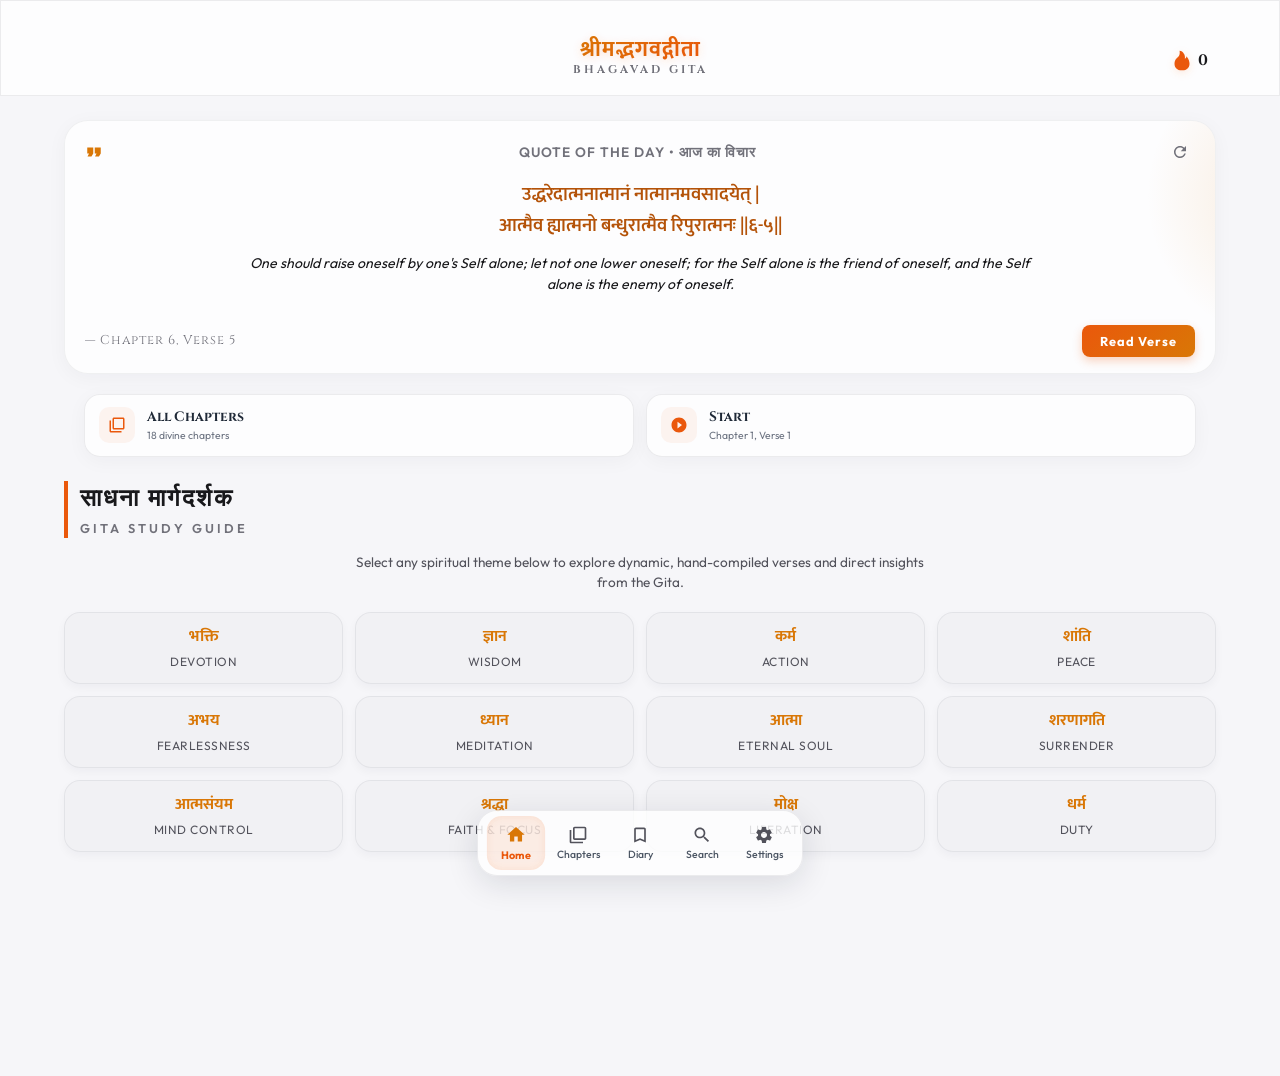
<file: index.html>
<!DOCTYPE html>
<html lang="en">
<head>
  <meta charset="UTF-8">
  <meta name="viewport" content="width=device-width, initial-scale=1.0">
  <meta name="theme-color" content="#0f0f11">
  <title>श्रीमद्भगवद्गीता - Bhagavad Gita Reader</title>
  
  <!-- Modern Fonts -->
  <link rel="preconnect" href="https://fonts.googleapis.com">
  <link rel="preconnect" href="https://fonts.gstatic.com" crossorigin>
  <link href="https://fonts.googleapis.com/css2?family=Cinzel:wght@500;700;800&family=Inter:wght@300;400;500;600;700&family=Mukta:wght@400;500;600;700;800&family=Outfit:wght@300;400;500;600;700;800&display=swap" rel="stylesheet">
  
  <link rel="stylesheet" href="index.css">
</head>
<body>

  <!-- App Container -->
  <div id="app" class="app-container">
    
    <!-- Top Sticky Header -->
    <header class="main-header glass">
      <div class="header-content">
        <div class="logo-area" id="btn-header-home">
          <span class="sanskrit-logo">श्रीमद्भगवद्गीता</span>
          <span class="sub-logo">Bhagavad Gita</span>
        </div>
        <div class="header-actions">
          <button id="btn-header-streak" class="header-streak-btn" title="View Streak Analytics">
            <svg class="streak-icon-svg" viewBox="0 0 16 16">
              <path d="M8 16c3.314 0 6-2 6-5.5 0-1.5-.5-4-2.5-6 .25 1.5-1.25 2-1.25 2C11 4 9 .5 6 0c.357 2 .5 4-2 6-1.25 1-2 2.729-2 4.5C2 14 4.686 16 8 16z"/>
            </svg>
            <span id="header-streak-count" class="streak-count">0</span>
          </button>
        </div>
      </div>
      <div id="chapter-progress-bar" class="progress-bar"></div>
    </header>

    <!-- Main Content Area -->
    <main class="content-viewport">
      
      <!-- 1. HOME SCREEN -->
      <section id="screen-home" class="screen active">
        <!-- Quote of the Day Section -->
        <div class="quote-section">
          <div class="quote-card glass-glow">
            <div class="quote-tag">
              <svg class="tag-icon" viewBox="0 0 24 24"><path d="M18.62 18h-5.24l2-4H13V6h8v8zM8.62 18H3.38l2-4H3V6h8v8z"/></svg>
              <span>Quote of the Day • आज का विचार</span>
              <button id="btn-refresh-quote" class="refresh-btn" title="New Quote">
                <svg class="icon-small" viewBox="0 0 24 24"><path d="M17.65 6.35C16.2 4.9 14.21 4 12 4c-4.42 0-7.99 3.58-7.99 8s3.57 8 7.99 8c3.73 0 6.84-2.55 7.73-6h-2.08c-.82 2.33-3.04 4-5.65 4-3.31 0-6-2.69-6-6s2.69-6 6-6c1.66 0 3.14.69 4.22 1.78L13 11h7V4l-2.35 2.35z"/></svg>
              </button>
            </div>
            <div class="quote-content">
              <p id="quote-shloka" class="sanskrit text-glow">Loading inspiring shloka...</p>
              <p id="quote-translation-en" class="translation-en">Loading English translation...</p>
              <div class="quote-footer">
                <span id="quote-ref" class="quote-ref">— Chapter 2, Verse 47</span>
                <button id="btn-quote-view" class="quote-action-btn">Read Verse</button>
              </div>
            </div>
          </div>
        </div>

        <!-- Premium Quick Actions Hub -->
        <div class="home-quick-actions">
          <div class="action-card glass-glow" id="btn-home-quick-chapters">
            <div class="action-card-icon-wrapper chapters-icon">
              <svg class="action-card-icon" viewBox="0 0 24 24"><path d="M4 6H2v14c0 1.1.9 2 2 2h14v-2H4V6zm16-4H8c-1.1 0-2 .9-2 2v12c0 1.1.9 2 2 2h12c1.1 0 2-.9 2-2V4c0-1.1-.9-2-2-2zm0 14H8V4h12v12z"/></svg>
            </div>
            <div class="action-card-text">
              <span class="action-card-title">All Chapters</span>
              <span class="action-card-desc">18 divine chapters</span>
            </div>
          </div>

          <div class="action-card glass-glow" id="btn-home-quick-start">
            <div class="action-card-icon-wrapper start-icon">
              <svg class="action-card-icon" viewBox="0 0 24 24"><path d="M12 2C6.48 2 2 6.48 2 12s4.48 10 10 10 10-4.48 10-10S17.52 2 12 2zm-2 14.5v-9l6 4.5-6 4.5z"/></svg>
            </div>
            <div class="action-card-text">
              <span class="action-card-title" id="lbl-home-quick-start-title">Start</span>
              <span class="action-card-desc" id="lbl-home-quick-start-desc">Chapter 1, Verse 1</span>
            </div>
          </div>
        </div>


        <!-- Gita Study & Guided Reading Section -->
        <div class="guided-section">
          <h2 class="section-title">साधना मार्गदर्शक <span class="subtitle">Gita Study Guide</span></h2>
          <p class="section-intro-text" style="font-size: 0.85rem; color: var(--text-secondary); margin: -10px auto 20px auto; max-width: 600px; text-align: center; line-height: 1.5; z-index: 1; position: relative;">
            Select any spiritual theme below to explore dynamic, hand-compiled verses and direct insights from the Gita.
          </p>
          <div class="study-themes-grid" id="study-themes-grid">
            <!-- Dynamically populated via JS with 12 theme pills -->
          </div>
        </div>
      </section>

      <!-- 6. CHAPTERS SCREEN -->
      <section id="screen-chapters" class="screen">
        <div class="chapters-section page-section">
          <h2 class="section-title">अष्टादश अध्यायाः <span class="subtitle">18 Divine Chapters</span></h2>
          
          <!-- Continue Reading shortcut button -->
          <div id="chapters-resume-container" style="display: none; margin-bottom: 24px;">
            <!-- Dynamically populated via JS -->
          </div>

          <div id="chapters-grid" class="chapters-grid">
            <!-- Dynamically populated via JS -->
          </div>
        </div>
      </section>

      <!-- 2. READER SCREEN -->
      <section id="screen-reader" class="screen">
        <!-- Chapter Hero Banner -->
        <div class="chapter-hero glass">
          <div class="hero-back-btn" id="btn-reader-back">
            <svg class="icon-medium" viewBox="0 0 24 24"><path d="M20 11H7.83l5.59-5.59L12 4l-8 8 8 8 1.41-1.41L7.83 13H20v-2z"/></svg>
          </div>
          <div class="hero-content">
            <span class="hero-number" id="reader-ch-num">अध्याय १ • CHAPTER 1</span>
            <h1 class="hero-title sanskrit text-glow" id="reader-ch-title">अर्जुनविषादयोग</h1>
            <p class="hero-meaning" id="reader-ch-meaning">Arjuna's Dilemma</p>
            <div class="hero-stats">
              <span class="stat-badge" id="reader-ch-verses">47 Verses</span>
              <span class="stat-badge progress-text-badge" id="reader-ch-progress" style="display:none;">0% Completed</span>
            </div>
          </div>
        </div>

        <!-- Display Language Selector Card -->
        <div class="reader-lang-card glass-glow">
          <div class="lang-card-left">
            <svg class="icon-small lang-card-icon" viewBox="0 0 24 24">
              <path d="M12.87 15.07l-2.54-2.51.03-.03c1.74-1.94 2.98-4.17 3.71-6.53H17V4h-7V2H8v2H1v2h11.17C11.5 7.92 10.44 9.75 9 11.35 8.07 10.32 7.3 9.19 6.69 8h-2c.73 1.63 1.73 3.17 2.98 4.56l-5.09 5.02L4 19l5-5 3.11 3.11.76-2.04zM18.5 10h-2L12 22h2l1.12-3h4.75L21 22h2l-4.5-12zm-2.62 7l1.62-4.33L19.12 17h-3.24z"/>
            </svg>
            <div class="lang-card-text">
              <span class="lang-card-title">Display Languages</span>
              <span class="lang-card-subtitle">भाषा चयन</span>
            </div>
          </div>
          <div class="lang-card-segmented">
            <button class="lang-toggle-btn" id="inline-toggle-sa" data-lang="sa">Sanskrit</button>
            <button class="lang-toggle-btn" id="inline-toggle-hi" data-lang="hi">Hindi</button>
            <button class="lang-toggle-btn" id="inline-toggle-en" data-lang="en">English</button>
          </div>
        </div>



        <!-- Scrollable Verse List -->
        <div id="verses-list-container" class="verses-list-container">
          <!-- Dynamically populated via JS -->
        </div>

        <!-- Seamless Chapter Navigation Footer -->
        <div class="reader-nav-footer glass">
          <button id="btn-prev-chapter" class="nav-chapter-btn">
            <svg class="icon-small" viewBox="0 0 24 24"><path d="M15.41 7.41L14 6l-6 6 6 6 1.41-1.41L10.83 12z"/></svg>
            <span>Prev Chapter</span>
          </button>
          <button id="btn-reader-chapters-menu" class="nav-chapter-btn outline">
            <span>All Chapters</span>
          </button>
          <button id="btn-next-chapter" class="nav-chapter-btn">
            <span>Next Chapter</span>
            <svg class="icon-small" viewBox="0 0 24 24"><path d="M10 6L8.59 7.41 13.17 12l-4.58 4.59L10 18l6-6z"/></svg>
          </button>
        </div>
      </section>

      <!-- 3. BOOKMARKS SCREEN -->
      <section id="screen-bookmarks" class="screen">
        <div class="bookmarks-section page-section">
          <h2 class="section-title">पुस्तकचिह्नानि दैनन्दिनी च <span class="subtitle">Bookmarks & Diary</span></h2>

          <!-- Spiritual Diary Filter Controls -->
          <div class="diary-filters glass" style="margin-bottom: 20px; padding: 16px; border-radius: var(--border-radius-lg); border: 1px solid var(--glass-border);">
            <div class="diary-search-row" style="display: flex; align-items: center; padding: 10px 16px; border-radius: 20px; background: rgba(255, 255, 255, 0.05); border: 1px solid rgba(255, 255, 255, 0.08); margin-bottom: 12px;">
              <svg class="search-icon-small" viewBox="0 0 24 24" style="width:16px;height:16px;fill:currentColor;opacity:0.6;"><path d="M15.5 14h-.79l-.28-.27C15.41 12.59 16 11.11 16 9.5 16 5.91 13.09 3 9.5 3S3 5.91 3 9.5 5.91 16 9.5 16c1.61 0 3.09-.59 4.23-1.57l.27.28v.79l5 4.99L20.49 19l-4.99-5zm-6 0C7.01 14 5 11.99 5 9.5S7.01 5 9.5 5 14 7.01 14 9.5 11.99 14 9.5 14z"/></svg>
              <input type="text" id="bookmarks-search" placeholder="Search my notes & verses..." style="background:transparent; border:none; color:var(--text-primary); font-family:var(--font-main); font-size:0.95rem; outline:none; width:100%; margin-left:8px;">
            </div>
            <div class="diary-tags-row" style="display: flex; flex-wrap: wrap; gap: 6px; margin-bottom: 12px;">
              <button class="filter-tag active" data-tag="all">All</button>
              <button class="filter-tag" data-tag="notes">With Notes</button>
              <button class="filter-tag" data-tag="Wisdom">Wisdom</button>
              <button class="filter-tag" data-tag="Devotion">Devotion</button>
              <button class="filter-tag" data-tag="Duty">Duty</button>
              <button class="filter-tag" data-tag="Peace">Peace</button>
            </div>
            <!-- Selection controls -->
            <div class="diary-selection-row" style="display:flex; justify-content:space-between; align-items:center; padding-top:8px; border-top:1px solid rgba(255,255,255,0.05); width: 100%;">
              <span style="font-size:0.75rem; color:var(--text-secondary);" id="bookmarks-selected-count">0 Selected</span>
              <div style="display:flex; gap:10px;">
                <button id="btn-bookmarks-select-all" class="selection-action-btn" style="background:transparent; border:none; color:var(--gold); font-size:0.75rem; font-weight:600; cursor:pointer;">Select All</button>
                <button id="btn-bookmarks-deselect-all" class="selection-action-btn" style="background:transparent; border:none; color:var(--text-muted); font-size:0.75rem; font-weight:600; cursor:pointer;">Deselect All</button>
              </div>
            </div>
            <button id="btn-export-diary" class="export-diary-btn" style="margin-top: 12px; width: 100%; display: flex; align-items: center; justify-content: center; padding: 12px; border-radius: 12px; background: var(--button-bg-premium); border: 1px solid var(--button-border-premium); color: var(--text-primary); font-family: var(--font-title); font-size: 0.9rem; font-weight: 600; cursor: pointer;">
              <svg class="icon-small" viewBox="0 0 24 24" style="width:14px;height:14px;fill:currentColor;margin-right:6px;"><path d="M19 8H5c-1.66 0-3 1.34-3 3v6h4v4h12v-4h4v-6c0-1.66-1.34-3-3-3zm-3 11H8v-5h8v5zm3-7c-.55 0-1-.45-1-1s.45-1 1-1 1 .45 1 1-.45 1-1 1zm-1-9H6v4h12V3z"/></svg>
              <span id="export-btn-text">Export Selected to PDF</span>
            </button>
          </div>

          <div id="bookmarks-list" style="margin-bottom: 120px; display: flex; flex-direction: column; gap: 16px;">
            <!-- Dynamically populated via JS -->
          </div>
        </div>
      </section>

      <!-- 4. SEARCH SCREEN -->
      <section id="screen-search" class="screen">
        <div class="search-section page-section">
          <!-- Sticky Top Ergonomic Search Card -->
          <div class="search-sticky-top glass-glow">
            <div class="search-bar-row">
              <svg class="search-icon" viewBox="0 0 24 24"><path d="M15.5 14h-.79l-.28-.27C15.41 12.59 16 11.11 16 9.5 16 5.91 13.09 3 9.5 3S3 5.91 3 9.5 5.91 16 9.5 16c1.61 0 3.09-.59 4.23-1.57l.27.28v.79l5 4.99L20.49 19l-4.99-5zm-6 0C7.01 14 5 11.99 5 9.5S7.01 5 9.5 5 14 7.01 14 9.5 11.99 14 9.5 14z"/></svg>
              <input type="text" id="input-search" placeholder="Search verses, wisdom keywords..." autocomplete="off" autocorrect="off" spellcheck="false">
              <button id="btn-clear-search" class="clear-search-btn" style="display:none;" title="Clear search">
                <svg class="icon-small" viewBox="0 0 24 24" style="width:16px;height:16px;fill:currentColor;"><path d="M19 6.41L17.59 5 12 10.59 6.41 5 5 6.41 10.59 12 5 17.59 6.41 19 12 13.41 17.59 19 19 17.59 13.41 12z"/></svg>
              </button>
            </div>
            <!-- Suggested Wisdom Keywords -->
            <div class="suggested-keywords-section">
              <span class="keywords-label">Spiritual Themes • प्रमुख विषय</span>
              <div class="suggested-keywords-grid">
                <button class="keyword-pill-btn" data-keyword="Karma">Karma</button>
                <button class="keyword-pill-btn" data-keyword="Yoga">Yoga</button>
                <button class="keyword-pill-btn" data-keyword="Soul">Soul</button>
                <button class="keyword-pill-btn" data-keyword="Peace">Peace</button>
                <button class="keyword-pill-btn" data-keyword="Mind">Mind</button>
                <button class="keyword-pill-btn" data-keyword="Duty">Duty</button>
                <button class="keyword-pill-btn" data-keyword="Fear">Fear</button>
                <button class="keyword-pill-btn" data-keyword="Wisdom">Wisdom</button>
              </div>
            </div>
          </div>

          <!-- Search results scroll area -->
          <div id="search-results" class="search-results-list search-results-scrollable">
            <div class="empty-state search-empty-state">
              <svg class="empty-icon" viewBox="0 0 24 24"><path d="M15.5 14h-.79l-.28-.27C15.41 12.59 16 11.11 16 9.5 16 5.91 13.09 3 9.5 3S3 5.91 3 9.5 5.91 16 9.5 16c1.61 0 3.09-.59 4.23-1.57l.27.28v.79l5 4.99L20.49 19l-4.99-5zm-6 0C7.01 14 5 11.99 5 9.5S7.01 5 9.5 5 14 7.01 14 9.5 11.99 14 9.5 14z"/></svg>
              <p>Begin your search</p>
              <span>Type below or tap a theme to discover divine verses.</span>
            </div>
          </div>
        </div>
      </section>

      <!-- 5. SETTINGS SCREEN -->
      <section id="screen-settings" class="screen">
        <div class="settings-section page-section">
          <h2 class="section-title">समायोजनानि प्राधान्यानि च <span class="subtitle">Settings & Preferences</span></h2>

          <div class="modal-body glass settings-body-card" style="padding: 24px; border-radius: var(--border-radius-lg); border: 1px solid var(--glass-border); margin-bottom: 120px; display: flex; flex-direction: column; gap: 20px;">
            
            <!-- Theme Card -->
            <div class="settings-card glass-glow">
              <div class="settings-card-header">
                <svg class="settings-card-icon" viewBox="0 0 24 24"><path d="M12 3c-4.97 0-9 4.03-9 9s4.03 9 9 9 9-4.03 9-9c0-.46-.04-.92-.1-1.36-.98 1.37-2.58 2.26-4.4 2.26-3.03 0-5.5-2.47-5.5-5.5 0-1.82.89-3.42 2.26-4.4-.44-.06-.9-.1-1.36-.1z"/></svg>
                <div class="settings-card-title-group">
                  <h4>App Theme</h4>
                  <span class="settings-card-subtitle">थीम चयन</span>
                </div>
              </div>
              <div class="theme-select-control premium-segmented">
                <button class="theme-select-btn" id="btn-theme-light" data-theme="light">
                  <svg class="icon-small" viewBox="0 0 24 24" style="width:16px;height:16px;fill:currentColor;"><path d="M12 7c-2.76 0-5 2.24-5 5s2.24 5 5 5 5-2.24 5-5-2.24-5-5-5zM2 13h2c.55 0 1-.45 1-1s-.45-1-1-1H2c-.55 0-1 .45-1 1s.45 1 1 1zm18 0h2c.55 0 1-.45 1-1s-.45-1-1-1h-2c-.55 0-1 .45-1 1s.45 1 1 1zM11 2v2c0 .55.45 1 1 1s1-.45 1-1V2c0-.55-.45-1-1-1s-1 .45-1 1zm0 18v2c0 .55.45 1 1 1s1-.45 1-1v-2c0-.55-.45-1-1-1s-1 .45-1 1zM5.99 4.58c-.39-.39-1.03-.39-1.41 0s-.39 1.03 0 1.41l1.06 1.06c.39.39 1.03.39 1.41 0s.39-1.03 0-1.41L5.99 4.58zm12.37 12.37c-.39-.39-1.03-.39-1.41 0s-.39 1.03 0 1.41l1.06 1.06c.39.39 1.03.39 1.41 0s.39-1.03 0-1.41l-1.06-1.06zm1.06-12.37c-.39-.39-1.03-.39-1.41 0l-1.06 1.06c-.39.39-.39 1.03 0 1.41s1.03.39 1.41 0l1.06-1.06c.39-.38.39-1.02 0-1.41zm-12.37 12.37c-.39-.39-1.03-.39-1.41 0l-1.06 1.06c-.39.39-.39 1.03 0 1.41s1.03.39 1.41 0l1.06-1.06c.39-.38.39-1.02 0-1.41z"/></svg>
                  <span>Light Mode</span>
                </button>
                <button class="theme-select-btn" id="btn-theme-dark" data-theme="dark">
                  <svg class="icon-small" viewBox="0 0 24 24" style="width:16px;height:16px;fill:currentColor;"><path d="M12 3c.13 0 .26 0 .38.01C9.89 4.3 8 6.92 8 10c0 3.76 3.01 6.81 6.77 7.02c-.88.62-1.94.98-3.08.98C8.5 18 6 15.5 6 12.31S8.5 6 11.69 6c.1 0 .21 0 .31.01v-3zM12 2C6.48 2 2 6.48 2 12s4.48 10 10 10 10-4.48 10-10S17.52 2 12 2zm0 1v2c0 .55.45 1 1 1s1-.45 1-1V3c0-.55-.45-1-1-1s-1 .45-1 1zm0 18v2c0 .55.45 1 1 1s1-.45 1-1v-2c0-.55-.45-1-1-1s-1 .45-1 1z"/></svg>
                  <span>Dark Mode</span>
                </button>
              </div>
            </div>

            <!-- Reading Options Card -->
            <div class="settings-card glass-glow">
              <div class="settings-card-header">
                <svg class="settings-card-icon" viewBox="0 0 24 24"><path d="M12 11.55C9.64 9.35 6.48 8 3 8v11c3.48 0 6.64 1.35 9 3.55 2.36-2.2 5.52-3.55 9-3.55V8c-3.48 0-6.64 1.35-9 3.55zM21 6c-3.07 0-5.83 1.05-8 2.82C10.83 7.05 8.07 6 5 6c-1.1 0-2 .9-2 2v13c0 1.1.9 2 2 2 3.07 0 5.83 1.05 8 2.82 2.17-1.77 4.93-2.82 8-2.82 1.1 0 2-.9 2-2V8c0-1.1-.9-2-2-2z"/></svg>
                <div class="settings-card-title-group">
                  <h4>Reading Options</h4>
                  <span class="settings-card-subtitle">पठन सामग्री</span>
                </div>
              </div>
              
              <div class="toggles-list">
                <div class="toggle-item-row">
                  <div class="toggle-text-area">
                    <span class="toggle-title">Show Sanskrit Shloka</span>
                    <span class="toggle-desc">मूल संस्कृत श्लोक प्रदर्शित करें</span>
                  </div>
                  <label class="premium-switch">
                    <input type="checkbox" id="pref-sa" checked>
                    <span class="slider"></span>
                  </label>
                </div>

                <div class="toggle-item-row">
                  <div class="toggle-text-area">
                    <span class="toggle-title">Show English Translation</span>
                    <span class="toggle-desc">View English verse meaning</span>
                  </div>
                  <label class="premium-switch">
                    <input type="checkbox" id="pref-en" checked>
                    <span class="slider"></span>
                  </label>
                </div>

                <div class="toggle-item-row">
                  <div class="toggle-text-area">
                    <span class="toggle-title">Show Hindi Translation</span>
                    <span class="toggle-desc">हिंदी अनुवाद प्रदर्शित करें</span>
                  </div>
                  <label class="premium-switch">
                    <input type="checkbox" id="pref-hi" checked>
                    <span class="slider"></span>
                  </label>
                </div>
              </div>
            </div>

            <!-- Daily Reminders Card -->
            <div class="settings-card glass-glow">
              <div class="settings-card-header">
                <svg class="settings-card-icon" viewBox="0 0 24 24"><path d="M12 22c1.1 0 2-.9 2-2h-4c0 1.1.89 2 2 2zm6-6v-5c0-3.07-1.64-5.64-4.5-6.32V4c0-.83-.67-1.5-1.5-1.5s-1.5.67-1.5 1.5v.68C7.63 4.36 6 6.92 6 10v5l-2 2v1h16v-1l-2-2zm-2 1H8v-6c0-2.48 1.51-4.5 4-4.5s4 2.02 4 4.5v6z"/></svg>
                <div class="settings-card-title-group">
                  <h4>Daily Reminders</h4>
                  <span class="settings-card-subtitle">दैनिक स्मरणपत्र</span>
                </div>
              </div>
              
              <div class="toggles-list" style="margin-bottom: 12px;">
                <div class="toggle-item-row" style="border:none; padding:0;">
                  <div class="toggle-text-area">
                    <span class="toggle-title">Daily Quote Alarm</span>
                    <span class="toggle-desc">Receive a silent, inspiring Quote of the Day notification.</span>
                  </div>
                  <label class="premium-switch">
                    <input type="checkbox" id="settings-reminder-enable">
                    <span class="slider"></span>
                  </label>
                </div>
              </div>
              
              <div class="reminder-time-wrapper">
                <span class="time-label">Notification Time</span>
                <div class="time-input-container">
                  <input type="time" id="settings-reminder-time" value="06:30">
                </div>
              </div>
            </div>

            <!-- Font Scale Card -->
            <div class="settings-card glass-glow">
              <div class="settings-card-header">
                <svg class="settings-card-icon" viewBox="0 0 24 24"><path d="M9 4v3h5v12h3V7h5V4H9zm-6 6v3h3v6h3v-6h3v-3H3z"/></svg>
                <div class="settings-card-title-group">
                  <h4>Font Scaling</h4>
                  <span class="settings-card-subtitle">फ़ॉन्ट आकार</span>
                </div>
              </div>
              
              <div class="font-scale-control premium-segmented">
                <button class="scale-btn" id="btn-scale-s" data-size="14">A-</button>
                <button class="scale-btn active" id="btn-scale-m" data-size="16">A</button>
                <button class="scale-btn" id="btn-scale-l" data-size="18">A+</button>
                <button class="scale-btn" id="btn-scale-xl" data-size="20">A++</button>
              </div>
              
              <!-- Font Size Live Preview Card -->
              <div class="font-scale-preview glass premium-preview-card">
                <div class="preview-sanskrit sanskrit">यदा यदा हि धर्मस्य ग्लानिर्भवति भारत।</div>
                <div class="preview-english">Whenever there is a decline in righteousness, O Bharat...</div>
              </div>
              
              <span class="settings-info-text">Adjusts text sizes dynamically across all chapters and verses.</span>
            </div>

            <!-- About Card -->
            <div class="settings-card glass-glow about-card-gradient">
              <div class="settings-card-header">
                <svg class="settings-card-icon" viewBox="0 0 24 24"><path d="M12 2C6.48 2 2 6.48 2 12s4.48 10 10 10 10-4.48 10-10S17.52 2 12 2zm1 15h-2v-6h2v6zm0-8h-2V7h2v2z"/></svg>
                <div class="settings-card-title-group">
                  <h4>About App</h4>
                  <span class="settings-card-subtitle">एप विवरण</span>
                </div>
              </div>
              <p class="about-text-premium">
                <strong>श्रीमद्भगवद्गीता Reader v1.0</strong><br>
                An aesthetic, 100% offline, internet-free companion for studying the Gita. All 18 chapters and 700+ shlokas, Hindi/English translations, and parsed Sanskrit-to-English word meanings are bundled directly into the app.
              </p>
            </div>
          </div>
        </div>
      </section>
    </main>

    <!-- 5. GITA STUDY GUIDE CURATED DRAWER -->
    <div id="drawer-study-guide" class="drawer">
      <div class="drawer-overlay" id="overlay-study-guide"></div>
      <div class="drawer-content">
        <div class="drawer-header">
          <div class="study-guide-title-area">
            <h3 id="study-guide-title" style="margin: 0; font-family: var(--font-title); font-size: 1.25rem;">Study Pathway</h3>
            <span class="study-guide-subtitle" id="study-guide-subtitle" style="font-size: 0.75rem; color: var(--text-muted); text-transform: uppercase; letter-spacing: 1px;">Curated Verses Hub</span>
          </div>
          <button class="icon-btn close-drawer" id="btn-close-study-guide">
            <svg class="icon" viewBox="0 0 24 24"><path d="M19 6.41L17.59 5 12 10.59 6.41 5 5 6.41 10.59 12 5 17.59 6.41 19 12 13.41 17.59 19 19 17.59 13.41 12z"/></svg>
          </button>
        </div>
        <div class="drawer-body" id="study-guide-body" style="padding: 20px;">
          <p id="study-guide-desc" class="study-guide-desc" style="font-size: 0.9rem; color: var(--text-secondary); line-height: 1.5; margin-bottom: 20px; font-style: italic;"></p>
          <div class="study-guide-list" id="study-guide-list" style="display: flex; flex-direction: column; gap: 16px;">
            <!-- Populated dynamically via JS -->
          </div>
        </div>
      </div>
    </div>

    <!-- 4. EXPANDED VERSE DETAIL DRAWER -->
    <div id="drawer-verse-detail" class="drawer bottom">
      <div class="drawer-overlay" id="overlay-verse-detail"></div>
      <div class="drawer-content">
        <div class="drawer-header">
          <div class="detail-title-area">
            <span class="detail-chapter-ref" id="detail-ref-text">CHAPTER 1, VERSE 1</span>
            <span class="detail-speaker" id="detail-speaker-text">Speaker: धृतराष्ट्र</span>
          </div>
          <div class="detail-actions">
            <button id="btn-detail-bookmark" class="icon-btn" title="Bookmark">
              <svg class="icon-bookmark-empty icon" viewBox="0 0 24 24"><path d="M17 3H7c-1.1 0-1.99.9-1.99 2L5 21l7-3 7 3V5c0-1.1-.9-2-2-2zm0 15l-5-2.18L7 18V5h10v13z"/></svg>
            </button>
            <button id="btn-detail-copy" class="icon-btn" title="Copy to Clipboard">
              <svg class="icon" viewBox="0 0 24 24"><path d="M16 1H4c-1.1 0-2 .9-2 2v14h2V3h12V1zm3 4H8c-1.1 0-2 .9-2 2v14c0 1.1.9 2 2 2h11c1.1 0 2-.9 2-2V7c0-1.1-.9-2-2-2zm0 16H8V7h11v14z"/></svg>
            </button>
            <button id="btn-detail-speak" class="icon-btn speak-btn" title="Recite Shloka">
              <svg class="icon-speak icon" viewBox="0 0 24 24" style="width:20px;height:20px;fill:currentColor;"><path d="M3 9v6h4l5 5V4L7 9H3zm13.5 3c0-1.77-1.02-3.29-2.5-4.03v8.05c1.48-.73 2.5-2.25 2.5-4.02zM14 3.23v2.06c2.89.86 5 3.54 5 6.71s-2.11 5.85-5 6.71v2.06c4.01-.91 7-4.49 7-8.77s-2.99-7.86-7-8.77z"/></svg>
            </button>
            <button class="icon-btn close-drawer" id="btn-close-detail">
              <svg class="icon" viewBox="0 0 24 24"><path d="M19 6.41L17.59 5 12 10.59 6.41 5 5 6.41 10.59 12 5 17.59 6.41 19 12 13.41 17.59 19 19 17.59 13.41 12z"/></svg>
            </button>
          </div>
        </div>
        <div class="drawer-body">
          <div class="detail-section">
            <h4 class="detail-sec-title">Original Sanskrit • मूल श्लोक</h4>
            <p class="sanskrit centered text-glow large" id="detail-sanskrit-text">धर्मक्षेत्रे कुरुक्षेत्रे...</p>
          </div>
          
          <div class="detail-section">
            <h4 class="detail-sec-title">Transliteration • लिप्यंतरण</h4>
            <p class="translit centered" id="detail-translit-text">dharmakṣetre kurukṣetre...</p>
          </div>

          <div class="detail-section">
            <h4 class="detail-sec-title">Hindi Translation • हिंदी अनुवाद</h4>
            <p class="translation-hi text-glow-amber" id="detail-translation-hi-text">धर्मभूमि कुरुक्षेत्र में...</p>
          </div>

          <div class="detail-section">
            <h4 class="detail-sec-title">English Translation • अंग्रेजी अनुवाद</h4>
            <p class="translation-en" id="detail-translation-en-text">What did my people and the sons of Pandu...</p>
          </div>

          <div class="detail-section" id="detail-words-section">
            <h4 class="detail-sec-title">Word Meanings • शब्दार्थ</h4>
            <div class="word-meanings-table-wrapper">
              <table class="word-meanings-table">
                <thead>
                  <tr>
                    <th>Sanskrit Word</th>
                    <th>English Meaning</th>
                  </tr>
                </thead>
                <tbody id="detail-words-body">
                  <!-- Dynamically populated -->
                </tbody>
              </table>
            </div>
          </div>
        </div>
      </div>
    </div>

    <!-- 4.5. STREAK ANALYTICS DRAWER -->
    <div id="drawer-streak-analytics" class="drawer bottom">
      <div class="drawer-overlay" id="overlay-streak-analytics"></div>
      <div class="drawer-content">
        <div class="drawer-header">
          <div class="study-guide-title-area">
            <h3 class="streak-analytics-title">My Gita Sadhana • प्रगति</h3>
            <span class="streak-analytics-subtitle">Sadhana &amp; Streaks</span>
          </div>
          <button class="icon-btn close-drawer" id="btn-close-streak-analytics">
            <svg class="icon" viewBox="0 0 24 24"><path d="M19 6.41L17.59 5 12 10.59 6.41 5 5 6.41 10.59 12 5 17.59 6.41 19 12 13.41 17.59 19 19 17.59 13.41 12z"/></svg>
          </button>
        </div>
        <div class="drawer-body">
          <!-- Stats boxes side by side -->
          <div class="streak-stats-row">
            <div class="streak-stat-box glass">
              <div class="streak-stat-value-group">
                <span id="analytics-current-streak" class="streak-stat-value">0</span>
                <svg class="streak-stat-icon-flat" viewBox="0 0 16 16">
                  <path d="M8 16c3.314 0 6-2 6-5.5 0-1.5-.5-4-2.5-6 .25 1.5-1.25 2-1.25 2C11 4 9 .5 6 0c.357 2 .5 4-2 6-1.25 1-2 2.729-2 4.5C2 14 4.686 16 8 16z"/>
                </svg>
              </div>
              <span class="streak-stat-label">Current Streak</span>
            </div>
            
            <div class="streak-stat-box glass">
              <div class="streak-stat-value-group">
                <span id="analytics-best-streak" class="streak-stat-value">0</span>
                <svg class="streak-stat-icon-flat" viewBox="0 0 16 16">
                  <path d="M8 16c3.314 0 6-2 6-5.5 0-1.5-.5-4-2.5-6 .25 1.5-1.25 2-1.25 2C11 4 9 .5 6 0c.357 2 .5 4-2 6-1.25 1-2 2.729-2 4.5C2 14 4.686 16 8 16z"/>
                </svg>
              </div>
              <span class="streak-stat-label">Best Streak</span>
            </div>
          </div>

          <!-- Motivational card -->
          <div class="streak-motivational-card glass">
            <p class="streak-motivational-text">
              Streaks help you build a consistent Bhagavad Gita reading habit to connect with the divine wisdom daily.
            </p>
          </div>
          
          <!-- Contribution heatmap calendar -->
          <div class="heatmap-section-analytics">
            <div class="heatmap-header">
              <span class="heatmap-title">Habit Calendar (Last 10 Weeks)</span>
              <span id="analytics-heatmap-stats" class="heatmap-stats">0 Verses Read</span>
            </div>
            <div id="analytics-streak-heatmap-grid" class="streak-heatmap-grid">
              <!-- Heatmap grid boxes rendered dynamically via JS -->
            </div>
            <div class="heatmap-legend">
              <span>Less</span>
              <span class="legend-box level-0"></span>
              <span class="legend-box level-1"></span>
              <span class="legend-box level-2"></span>
              <span class="legend-box level-3"></span>
              <span>More</span>
            </div>
          </div>
        </div>
      </div>
    </div>

    <div id="reader-floating-ref" class="floating-ref-capsule glass" style="display: none;">
      CH 1 • VERSE 1
    </div>

    <!-- Sticky Floating Quick Navigation Bar -->
    <div id="reader-quick-nav" class="quick-nav-bar glass" style="display: flex;">
      <!-- 1. Home Tab -->
      <button id="btn-nav-home" class="quick-nav-side-btn active" title="Go to Dashboard">
        <svg class="icon-nav" viewBox="0 0 24 24"><path d="M10 20v-6h4v6h5v-8h3L12 3 2 12h3v8z"/></svg>
        <span class="nav-label">Home</span>
      </button>
      
      <!-- 2. Chapters Tab -->
      <button id="btn-nav-chapters" class="quick-nav-side-btn" title="Browse Chapters">
        <svg class="icon-nav" viewBox="0 0 24 24"><path d="M4 6H2v14c0 1.1.9 2 2 2h14v-2H4V6zm16-4H8c-1.1 0-2 .9-2 2v12c0 1.1.9 2 2 2h12c1.1 0 2-.9 2-2V4c0-1.1-.9-2-2-2zm0 14H8V4h12v12z"/></svg>
        <span class="nav-label">Chapters</span>
      </button>
      
      <!-- 3. Bookmarks / Spiritual Diary Tab -->
      <button id="btn-nav-bookmarks" class="quick-nav-side-btn" title="Spiritual Diary">
        <svg class="icon-nav" viewBox="0 0 24 24"><path d="M17 3H7c-1.1 0-1.99.9-1.99 2L5 21l7-3 7 3V5c0-1.1-.9-2-2-2zm0 15l-5-2.18L7 18V5h10v13z"/></svg>
        <span class="nav-label">Diary</span>
      </button>

      <!-- 4. Search Tab -->
      <button id="btn-nav-search" class="quick-nav-side-btn" title="Search Verses">
        <svg class="icon-nav" viewBox="0 0 24 24"><path d="M15.5 14h-.79l-.28-.27C15.41 12.59 16 11.11 16 9.5 16 5.91 13.09 3 9.5 3S3 5.91 3 9.5 5.91 16 9.5 16c1.61 0 3.09-.59 4.23-1.57l.27.28v.79l5 4.99L20.49 19l-4.99-5zm-6 0C7.01 14 5 11.99 5 9.5S7.01 5 9.5 5 14 7.01 14 9.5 11.99 14 9.5 14z"/></svg>
        <span class="nav-label">Search</span>
      </button>
      
      <!-- 5. Settings Tab -->
      <button id="btn-nav-settings" class="quick-nav-side-btn" title="Settings">
        <svg class="icon-nav" viewBox="0 0 24 24"><path d="M19.14 12.94c.04-.3.06-.61.06-.94 0-.32-.02-.64-.07-.94l2.03-1.58c.18-.14.23-.41.12-.61l-1.92-3.32c-.12-.22-.37-.29-.59-.22l-2.39.96c-.5-.38-1.03-.7-1.62-.94l-.36-2.54c-.04-.24-.24-.41-.48-.41h-3.84c-.24 0-.43.17-.47.41l-.36 2.54c-.59.24-1.13.57-1.62.94l-2.39-.96c-.22-.08-.47 0-.59.22L2.74 8.87c-.12.21-.08.47.12.61l2.03 1.58c-.05.3-.09.63-.09.94s.02.64.07.94l-2.03 1.58c-.18.14-.23.41-.12.61l1.92 3.32c.12.22.37.29.59.22l2.39-.96c.5.38 1.03.7 1.62.94l.36 2.54c.05.24.24.41.48.41h3.84c.24 0 .44-.17.47-.41l.36-2.54c.59-.24 1.13-.56 1.62-.94l2.39.96c.22.08.47 0 .59-.22l1.92-3.32c.12-.22.07-.47-.12-.61l-2.01-1.58zM12 15.6c-1.98 0-3.6-1.62-3.6-3.6s1.62-3.6 3.6-3.6 3.6 1.62 3.6 3.6-1.62 3.6-3.6 3.6z"/></svg>
        <span class="nav-label">Settings</span>
      </button>
    </div>

    <!-- Floating Quick Navigation Popup Panel -->
    <div id="panel-quick-nav" class="quick-nav-panel glass">
      <div class="quick-nav-header">
        <h4>Jump to Verse • श्लोक चयन</h4>
        <button id="btn-close-quick-nav" class="icon-btn-small" title="Close Panel">
          <svg class="icon-small" viewBox="0 0 24 24"><path d="M19 6.41L17.59 5 12 10.59 6.41 5 5 6.41 10.59 12 5 17.59 6.41 19 12 13.41 17.59 19 19 17.59 13.41 12z"/></svg>
        </button>
      </div>

      <div class="quick-nav-body">
        <div class="quick-nav-section" style="margin-bottom: 12px;">
          <h5>Select Chapter</h5>
          <div id="quick-nav-chapters" class="quick-nav-grid chapters">
            <!-- Chapters dynamically populated -->
          </div>
        </div>
        <div class="quick-nav-section">
          <h5>Select Verse</h5>
          <div id="quick-nav-verses" class="quick-nav-grid verses">
            <!-- Verses dynamically populated -->
          </div>
        </div>
      </div>
    </div>

    <!-- TOAST NOTIFICATION CONTAINER -->
    <div id="toast-container" class="toast-container"></div>

  </div>

  <!-- Compiled Database -->
  <script src="gita_data.js"></script>
  <!-- Core Logic -->
  <script src="app.js"></script>
</body>
</html>
</file>
<file: index.css>
/* ==========================================================================
   Design System & Tokens
   ========================================================================== */
:root {
  --bg-color: #09090b;
  --bg-darker: #050507;
  --bg-zinc: #18181b;
  --bg-zinc-light: #27272a;
  
  /* Spiritual Accents */
  --saffron: #ea580c;
  --saffron-hover: #c2410c;
  --saffron-light: rgba(234, 88, 12, 0.15);
  
  --gold: #f59e0b;
  --gold-hover: #d97706;
  --gold-light: rgba(245, 158, 11, 0.1);
  --gold-glow: rgba(245, 158, 11, 0.25);
  
  /* Text colors */
  --text-primary: #f4f4f5;
  --text-secondary: #a1a1aa;
  --text-muted: #71717a;
  --text-gold: #fef08a;
  
  /* Glassmorphism */
  --glass-bg: rgba(18, 18, 24, 0.75);
  --glass-border: rgba(255, 255, 255, 0.08);
  --glass-border-glow: rgba(245, 158, 11, 0.2);
  
  /* Font Families */
  --font-title: 'Cinzel', 'Playfair Display', Georgia, serif;
  --font-sans: 'Outfit', 'Inter', -apple-system, sans-serif;
  --font-sanskrit: 'Mukta', 'Noto Sans Devanagari', serif;
  
  /* System variables */
  --header-height: 72px;
  --border-radius-sm: 8px;
  --border-radius-md: 16px;
  --border-radius-lg: 24px;
  --transition-smooth: all 0.35s cubic-bezier(0.4, 0, 0.2, 1);
  --transition-elastic: all 0.5s cubic-bezier(0.175, 0.885, 0.32, 1.275);
  
  /* Dynamic font scaling */
  --font-scale: 16px;
}

/* ==========================================================================
   Light Mode Theme Overrides
   ========================================================================== */
body.light-theme {
  --bg-color: #f6f6f9;
  --bg-darker: #ececef;
  --bg-zinc: #ffffff;
  --bg-zinc-light: #e4e4e7;
  
  /* Spiritual Accents */
  --saffron: #ea580c;
  --saffron-hover: #c2410c;
  --saffron-light: rgba(234, 88, 12, 0.1);
  
  --gold: #d97706;
  --gold-hover: #b45309;
  --gold-light: rgba(217, 119, 6, 0.08);
  --gold-glow: rgba(217, 119, 6, 0.15);
  
  /* Text colors */
  --text-primary: #18181b;
  --text-secondary: #52525b;
  --text-muted: #71717a;
  --text-gold: #b45309; /* Deep amber for highly readable Devanagari */
  
  /* Glassmorphism */
  --glass-bg: rgba(255, 255, 255, 0.8);
  --glass-border: rgba(15, 23, 42, 0.08);
  --glass-border-glow: rgba(234, 88, 12, 0.25);
}

body.light-theme .text-glow {
  text-shadow: none;
}

body.light-theme .text-glow-amber {
  text-shadow: none;
}

/* Elegant, soft Slate shadows for Home cards, Quote card, and Chapter cards in Light Theme */
body.light-theme .glass-glow {
  box-shadow: 0 4px 20px rgba(15, 23, 42, 0.04);
  border-color: rgba(15, 23, 42, 0.06);
}

body.light-theme .glass-glow:hover {
  box-shadow: 0 8px 30px rgba(15, 23, 42, 0.08), 0 0 15px rgba(217, 119, 6, 0.08);
  border-color: rgba(234, 88, 12, 0.2);
}

body.light-theme .chapter-card {
  box-shadow: 0 4px 15px rgba(15, 23, 42, 0.03);
  border-color: rgba(15, 23, 42, 0.05);
}

body.light-theme .chapter-card:hover {
  box-shadow: 0 8px 25px rgba(15, 23, 42, 0.07);
}

body.light-theme .verse-card {
  box-shadow: 0 4px 15px rgba(15, 23, 42, 0.03);
}

body.light-theme .verse-card:hover {
  box-shadow: 0 8px 25px rgba(15, 23, 42, 0.07);
}

body.light-theme .drawer-overlay,
body.light-theme .modal-overlay {
  background: rgba(15, 23, 42, 0.35);
}

body.light-theme .drawer-content {
  box-shadow: 0 0 30px rgba(15, 23, 42, 0.15);
}

body.light-theme .modal-content {
  box-shadow: 0 10px 30px rgba(15, 23, 42, 0.15);
}

body.light-theme .toast {
  background: rgba(255, 255, 255, 0.95);
  border-color: rgba(234, 88, 12, 0.2);
  color: #18181b;
  box-shadow: 0 4px 20px rgba(15, 23, 42, 0.1);
}

/* ==========================================================================
   Base resets & typography
   ========================================================================== */
html {
  font-size: var(--font-scale, 16px);
}

* {
  box-sizing: border-box;
  margin: 0;
  padding: 0;
  -webkit-tap-highlight-color: transparent;
}

body {
  background-color: var(--bg-color);
  color: var(--text-primary);
  font-family: var(--font-sans);
  line-height: 1.5;
  overflow-x: hidden;
  -webkit-font-smoothing: antialiased;
  -moz-osx-font-smoothing: grayscale;
}

/* Custom Scrollbar */
::-webkit-scrollbar {
  width: 8px;
}
::-webkit-scrollbar-track {
  background: var(--bg-color);
}
::-webkit-scrollbar-thumb {
  background: var(--bg-zinc-light);
  border-radius: var(--border-radius-sm);
}
::-webkit-scrollbar-thumb:hover {
  background: var(--gold-hover);
}

/* Fonts styling */
.sanskrit {
  font-family: var(--font-sanskrit);
  font-weight: 600;
  line-height: 1.8;
  color: var(--text-gold);
}

.sanskrit.centered {
  text-align: center;
  white-space: pre-line;
}

.sanskrit.large {
  font-size: 1.45rem;
}

/* Text glow utilities */
.text-glow {
  text-shadow: 0 0 10px rgba(254, 240, 138, 0.25);
}

.text-glow-amber {
  text-shadow: 0 0 10px rgba(245, 158, 11, 0.2);
}

/* Glassmorphism class — backdrop-filter removed from base class for WebView performance;
   kept only on overlays and floating UI where blur is visually impactful */
.glass {
  background: var(--glass-bg);
  border: 1px solid var(--glass-border);
}

/* Glow border hover effect */
.glass-glow {
  background: var(--glass-bg);
  border: 1px solid var(--glass-border);
  box-shadow: 0 4px 30px rgba(0, 0, 0, 0.4);
  transition: var(--transition-smooth);
}

.glass-glow:hover {
  border-color: var(--glass-border-glow);
  box-shadow: 0 0 25px var(--gold-light), 0 4px 30px rgba(0, 0, 0, 0.4);
}

/* SVG icons styling */
.icon {
  width: 24px;
  height: 24px;
  fill: currentColor;
}

.icon-small {
  width: 18px;
  height: 18px;
  fill: currentColor;
}

.icon-medium {
  width: 28px;
  height: 28px;
  fill: currentColor;
}

/* Buttons global */
button {
  cursor: pointer;
  border: none;
  background: none;
  color: inherit;
  font-family: inherit;
  display: inline-flex;
  align-items: center;
  justify-content: center;
  transition: var(--transition-smooth);
}

button:active {
  transform: scale(0.96);
}

.icon-btn {
  width: 44px;
  height: 44px;
  border-radius: 50%;
  background: rgba(255, 255, 255, 0.05);
  color: var(--text-secondary);
  position: relative;
}

@media (hover: hover) {
  .icon-btn:hover {
    background: var(--saffron-light);
    color: var(--gold);
  }
}

/* ==========================================================================
   Layout Containers
   ========================================================================== */
.app-container {
  min-height: 100vh;
  display: flex;
  flex-direction: column;
  position: relative;
}

.main-header {
  height: calc(var(--header-height) + 24px);
  padding-top: 24px;
  width: 100%;
  position: fixed;
  top: 0;
  left: 0;
  z-index: 100;
  border-bottom: 1px solid var(--glass-border);
}

.header-content {
  position: relative; /* Relative wrapper for absolute positioning of header actions */
  max-width: 1200px;
  height: 100%;
  margin: 0 auto;
  padding: 0 24px;
  display: flex;
  align-items: center;
  justify-content: center; /* Centered for absolute visual balance */
}

.logo-area {
  display: flex;
  flex-direction: column;
  align-items: center; /* Center horizontally */
  text-align: center;
  cursor: pointer;
  padding: 4px 12px 12px 12px; /* Pad bottom to perfectly space the logo from border-bottom line */
  transition: transform 0.2s ease;
}

.logo-area:active {
  transform: scale(0.97);
}

.sanskrit-logo {
  font-family: var(--font-sanskrit);
  font-size: 1.4rem;
  font-weight: 700;
  letter-spacing: 1px;
  background: linear-gradient(135deg, var(--gold), var(--saffron));
  -webkit-background-clip: text;
  -webkit-text-fill-color: transparent;
  text-shadow: 0 2px 10px rgba(234, 88, 12, 0.2);
}

.sub-logo {
  font-family: var(--font-title);
  font-size: 0.7rem;
  font-weight: 700;
  color: var(--text-muted);
  letter-spacing: 3px;
  text-transform: uppercase;
  margin-top: -4px;
}

.header-actions {
  display: flex;
  gap: 12px;
}

.content-viewport {
  margin-top: calc(var(--header-height) + 24px);
  flex: 1;
  width: 100%;
  max-width: 1200px;
  margin-left: auto;
  margin-right: auto;
  padding: 24px;
  position: relative;
}

/* Screen visibility classes */
.screen {
  display: none;
  opacity: 0;
  transform: translateY(12px);
  transition: opacity 0.4s ease, transform 0.4s ease;
  padding-bottom: 160px !important;
}

.screen.active {
  display: block;
  opacity: 1;
  transform: translateY(0);
}

/* Unified page section - consistent top padding for all secondary screens */
.page-section {
  padding-top: 16px;
  padding-bottom: 140px; /* Space above nav pill */
}

/* ==========================================================================
   Home Screen Features
   ========================================================================== */
/* Quote Card */
.quote-section {
  margin-bottom: 28px;
}

.quote-card {
  padding: 24px;
  border-radius: var(--border-radius-lg);
  position: relative;
  overflow: hidden;
}

.quote-card::before {
  content: '';
  position: absolute;
  top: -30%;
  right: -20%;
  width: 300px;
  height: 300px;
  background: radial-gradient(circle, var(--gold-glow) 0%, transparent 70%);
  z-index: 0;
  pointer-events: none;
}

.quote-tag {
  display: flex;
  align-items: center;
  justify-content: space-between;
  color: var(--text-muted);
  font-size: 0.85rem;
  font-weight: 600;
  letter-spacing: 1px;
  text-transform: uppercase;
  margin-bottom: 20px;
  z-index: 1;
  position: relative;
}

.tag-icon {
  width: 18px;
  height: 18px;
  fill: var(--gold);
  margin-right: 6px;
  display: inline-block;
  vertical-align: middle;
}

.refresh-btn {
  padding: 6px;
  border-radius: 50%;
  background: rgba(255, 255, 255, 0.05);
}

.refresh-btn:hover {
  background: rgba(255, 255, 255, 0.1);
  color: var(--gold);
}

.quote-content {
  z-index: 1;
  position: relative;
}

#quote-shloka {
  font-size: 1.3rem;
  text-align: center;
  margin-bottom: 16px;
  line-height: 1.8;
  white-space: pre-line;
}

#quote-translation-en {
  color: var(--text-secondary);
  font-size: 0.95rem;
  text-align: center;
  font-style: italic;
  max-width: 800px;
  margin: 0 auto 20px auto;
  line-height: 1.6;
}

.quote-footer {
  display: flex;
  align-items: center;
  justify-content: space-between;
  border-top: 1px solid rgba(255, 255, 255, 0.06);
  padding-top: 16px;
}

.quote-ref {
  color: var(--text-muted);
  font-size: 0.8rem;
  font-family: var(--font-title);
  letter-spacing: 1px;
}

.quote-action-btn {
  background: linear-gradient(135deg, var(--saffron), var(--gold));
  color: white;
  font-size: 0.8rem;
  font-weight: 700;
  padding: 8px 18px;
  border-radius: var(--border-radius-sm);
  box-shadow: 0 4px 10px rgba(234, 88, 12, 0.25);
  letter-spacing: 1px;
}

.quote-action-btn:hover {
  box-shadow: 0 6px 15px rgba(234, 88, 12, 0.4);
  transform: translateY(-2px);
}

/* 18 Chapters Section */
.section-title {
  font-size: 1.5rem;
  font-family: var(--font-title);
  letter-spacing: 2px;
  margin-bottom: 24px;
  display: flex;
  flex-direction: column;
  border-left: 4px solid var(--saffron);
  padding-left: 12px;
}

.section-title .subtitle {
  font-family: var(--font-sans);
  font-size: 0.8rem;
  color: var(--text-muted);
  font-weight: 600;
  letter-spacing: 3px;
  text-transform: uppercase;
  margin-top: 2px;
}

.chapters-grid {
  display: grid;
  grid-template-columns: repeat(auto-fill, minmax(320px, 1fr));
  gap: 20px;
}

/* Chapter Cards */
.chapter-card {
  padding: 24px;
  border-radius: var(--border-radius-md);
  cursor: pointer;
  position: relative;
  overflow: hidden;
  display: flex;
  flex-direction: column;
}

.card-bg-glow {
  position: absolute;
  bottom: -40px;
  left: -40px;
  width: 120px;
  height: 120px;
  background: radial-gradient(circle, rgba(234, 88, 12, 0.08) 0%, transparent 70%);
  z-index: 0;
}

.chapter-card-header {
  display: flex;
  justify-content: space-between;
  align-items: center;
  margin-bottom: 12px;
  z-index: 1;
}

.ch-number {
  color: var(--saffron);
  font-size: 0.75rem;
  font-family: var(--font-title);
  font-weight: 700;
  letter-spacing: 1.5px;
  background: var(--saffron-light);
  padding: 4px 10px;
  border-radius: 20px;
}

.ch-verse-count {
  color: var(--text-muted);
  font-size: 0.75rem;
  font-weight: 600;
}

.ch-name-sa {
  font-size: 1.5rem;
  margin-bottom: 4px;
  z-index: 1;
}

.ch-name-translit {
  font-size: 0.95rem;
  font-weight: 600;
  color: var(--text-primary);
  z-index: 1;
}

.ch-meaning {
  font-size: 0.8rem;
  color: var(--text-secondary);
  margin-bottom: 16px;
  z-index: 1;
  flex: 1;
}

.ch-card-footer {
  display: flex;
  justify-content: space-between;
  align-items: center;
  border-top: 1px solid rgba(255, 255, 255, 0.05);
  padding-top: 12px;
  z-index: 1;
}

.ch-action-text {
  color: var(--gold);
  font-size: 0.8rem;
  font-weight: 700;
  letter-spacing: 1px;
  display: flex;
  align-items: center;
  gap: 4px;
}

.ch-action-text svg {
  transition: var(--transition-smooth);
}

.chapter-card:hover .ch-action-text svg {
  transform: translateX(4px);
}

.ch-badge {
  background: var(--gold-light);
  color: var(--gold);
  border: 1px solid rgba(245, 158, 11, 0.2);
  padding: 2px 8px;
  border-radius: 4px;
  font-size: 0.65rem;
  font-weight: 700;
}

/* ==========================================================================
   Reader View Features
   ========================================================================== */
/* Chapter Hero Banner */
.chapter-hero {
  border-radius: var(--border-radius-lg);
  padding: 36px 24px;
  margin-bottom: 24px;
  position: relative;
  display: flex;
  align-items: center;
  overflow: hidden;
}

.chapter-hero::before {
  content: '';
  position: absolute;
  top: 50%;
  left: 50%;
  transform: translate(-50%, -50%);
  width: 400px;
  height: 200px;
  background: radial-gradient(circle, var(--gold-glow) 0%, transparent 70%);
  z-index: 0;
  pointer-events: none;
}

.hero-back-btn {
  position: absolute;
  top: 24px;
  left: 24px;
  cursor: pointer;
  color: var(--text-secondary);
  width: 44px;
  height: 44px;
  border-radius: 50%;
  background: rgba(255, 255, 255, 0.05);
  display: flex;
  align-items: center;
  justify-content: center;
  transition: var(--transition-smooth);
  z-index: 10;
}

.hero-back-btn:hover {
  background: rgba(255, 255, 255, 0.1);
  color: var(--text-primary);
  transform: translateX(-3px);
}

.hero-content {
  width: 100%;
  text-align: center;
  z-index: 1;
}

.hero-number {
  color: var(--saffron);
  font-size: 0.8rem;
  font-family: var(--font-title);
  font-weight: 700;
  letter-spacing: 2px;
  display: block;
  margin-bottom: 8px;
}

.hero-title {
  font-size: 2.2rem;
  margin-bottom: 6px;
}

.hero-meaning {
  color: var(--text-secondary);
  font-size: 0.95rem;
  margin-bottom: 16px;
}

.hero-stats {
  display: flex;
  justify-content: center;
  gap: 12px;
}

.stat-badge {
  background: rgba(255, 255, 255, 0.05);
  border: 1px solid var(--glass-border);
  color: var(--text-muted);
  font-size: 0.75rem;
  font-weight: 600;
  padding: 4px 14px;
  border-radius: 20px;
}

/* Reader Controls Setting Bar */
.reader-controls {
  border-radius: var(--border-radius-md);
  padding: 16px 20px;
  margin-bottom: 24px;
  display: flex;
  flex-wrap: wrap;
  align-items: center;
  justify-content: space-between;
  gap: 16px;
}

.control-group {
  display: flex;
  align-items: center;
  gap: 12px;
}

.control-label {
  font-size: 0.75rem;
  font-weight: 700;
  color: var(--text-muted);
  text-transform: uppercase;
  letter-spacing: 1px;
}

.toggle-buttons {
  display: flex;
  background: var(--bg-darker);
  padding: 3px;
  border-radius: 20px;
  border: 1px solid rgba(255, 255, 255, 0.04);
}

.toggle-btn {
  font-size: 0.75rem;
  font-weight: 600;
  padding: 6px 14px;
  border-radius: 16px;
  color: var(--text-muted);
}

.toggle-btn:hover {
  color: var(--text-primary);
}

.toggle-btn.active {
  background: var(--bg-zinc-light);
  color: var(--gold);
  box-shadow: 0 2px 6px rgba(0,0,0,0.3);
}

.control-divider {
  width: 1px;
  height: 24px;
  background: rgba(255, 255, 255, 0.08);
}

@media (max-width: 768px) {
  .control-divider {
    display: none;
  }
}

.font-adjuster {
  display: flex;
  align-items: center;
  background: var(--bg-darker);
  border-radius: var(--border-radius-sm);
  border: 1px solid rgba(255, 255, 255, 0.04);
  padding: 2px;
}

.adjust-btn {
  width: 32px;
  height: 32px;
  font-size: 0.9rem;
  font-weight: 700;
  background: transparent;
  color: var(--text-secondary);
}

.adjust-btn:hover {
  color: var(--gold);
}

#font-size-label {
  font-size: 0.75rem;
  font-weight: 700;
  min-width: 50px;
  text-align: center;
  color: var(--text-primary);
}

/* Verses List */
.verses-list-container {
  display: flex;
  flex-direction: column;
  gap: 20px;
  margin-bottom: 40px;
}

/* Verse Card */
.verse-card {
  padding: 28px;
  border-radius: var(--border-radius-md);
  position: relative;
  overflow: hidden;
  transition: var(--transition-smooth);
}

.verse-card::before {
  content: '';
  position: absolute;
  top: 0;
  left: 0;
  width: 4px;
  height: 100%;
  background: transparent;
  transition: var(--transition-smooth);
}

.verse-card:hover {
  transform: translateY(-2px);
}

.verse-card:hover::before {
  background: var(--saffron);
}

.verse-card-header {
  display: flex;
  justify-content: space-between;
  align-items: center;
  margin-bottom: 16px;
  color: var(--saffron);
  font-family: var(--font-title);
  font-size: 0.85rem;
  font-weight: 700;
  letter-spacing: 1px;
}

.verse-badge {
  background: var(--saffron-light);
  padding: 2px 8px;
  border-radius: 4px;
}

.verse-actions-bar {
  display: flex;
  gap: 8px;
  opacity: 0.3;
  transition: var(--transition-smooth);
}

.verse-card:hover .verse-actions-bar {
  opacity: 1;
}

/* Actions inside verse cards */
.verse-card-btn {
  width: 32px;
  height: 32px;
  border-radius: 50%;
  background: rgba(255, 255, 255, 0.05);
  color: var(--text-secondary);
}

@media (hover: hover) {
  .verse-card-btn:hover {
    background: var(--gold-light);
    color: var(--gold);
  }
}

.verse-card-btn.active {
  color: var(--gold);
  background: var(--gold-light);
}

.verse-card-btn.copy-feedback {
  background: var(--saffron-light);
  color: var(--saffron);
}

.verse-text-block {
  margin-bottom: 14px;
}

.verse-shloka {
  font-size: 1.25rem;
  text-align: center;
  margin: 12px 0;
  white-space: pre-line;
  transition: font-size 0.2s ease;
}

.verse-translit {
  color: var(--text-muted);
  font-size: 0.85rem;
  font-style: italic;
  text-align: center;
  margin-bottom: 16px;
  line-height: 1.5;
  white-space: pre-line;
  transition: font-size 0.2s ease;
}

.verse-translation-hi {
  font-family: var(--font-sanskrit);
  font-weight: 500;
  color: var(--text-primary);
  font-size: 1.05rem;
  margin-bottom: 12px;
  line-height: 1.7;
  border-left: 2px solid var(--saffron-light);
  padding-left: 12px;
  transition: font-size 0.2s ease;
}

.verse-translation-en {
  color: var(--text-primary); /* Primary high-contrast color for English translation */
  font-size: 1.05rem; /* Larger default font size */
  line-height: 1.6;
  border-left: 2px solid var(--saffron-light); /* Golden/saffron accent line */
  padding-left: 12px;
  transition: font-size 0.2s ease;
}

.verse-card-arrow {
  position: absolute;
  bottom: 20px;
  right: 24px;
  color: var(--text-muted);
  transition: var(--transition-smooth);
  cursor: pointer;
  display: flex;
  align-items: center;
  justify-content: center;
  opacity: 0.5;
}

.verse-card:hover .verse-card-arrow {
  color: var(--gold);
  opacity: 1;
  transform: translateY(3px);
}

/* Dynamic Font Scaling helper classes (applied to parent verses list) */
.font-size-small .verse-shloka { font-size: 1.15rem; }
.font-size-small .verse-translit { font-size: 0.8rem; }
.font-size-small .verse-translation-hi { font-size: 0.95rem; }
.font-size-small .verse-translation-en { font-size: 0.95rem; }

.font-size-medium .verse-shloka { font-size: 1.25rem; }
.font-size-medium .verse-translit { font-size: 0.85rem; }
.font-size-medium .verse-translation-hi { font-size: 1.05rem; }
.font-size-medium .verse-translation-en { font-size: 1.05rem; }

.font-size-large .verse-shloka { font-size: 1.4rem; }
.font-size-large .verse-translit { font-size: 0.95rem; }
.font-size-large .verse-translation-hi { font-size: 1.15rem; }
.font-size-large .verse-translation-en { font-size: 1.15rem; }

.font-size-xlarge .verse-shloka { font-size: 1.55rem; }
.font-size-xlarge .verse-translit { font-size: 1.05rem; }
.font-size-xlarge .verse-translation-hi { font-size: 1.25rem; }
.font-size-xlarge .verse-translation-en { font-size: 1.25rem; }

/* Dynamic visibility modifiers based on controls */
.hide-sa .verse-shloka { display: none; }
.hide-translit .verse-translit { display: none; }
.hide-hi .verse-translation-hi { display: none; }
.hide-en .verse-translation-en { display: none; }

/* Chapter Navigation Footer */
.reader-nav-footer {
  border-radius: var(--border-radius-md);
  padding: 16px 20px;
  display: flex;
  align-items: center;
  justify-content: space-between;
  margin-bottom: 24px;
}

.nav-chapter-btn {
  background: var(--bg-zinc);
  border: 1px solid var(--glass-border);
  padding: 10px 18px;
  border-radius: var(--border-radius-sm);
  font-size: 0.8rem;
  font-weight: 700;
  letter-spacing: 0.5px;
  display: flex;
  align-items: center;
  gap: 8px;
}

.nav-chapter-btn:hover {
  background: var(--bg-zinc-light);
  border-color: var(--saffron);
  color: var(--gold);
}

.nav-chapter-btn.outline {
  background: transparent;
  border-color: var(--glass-border);
  color: var(--text-secondary);
}

.nav-chapter-btn.outline:hover {
  background: rgba(255, 255, 255, 0.03);
  color: var(--text-primary);
  border-color: var(--text-muted);
}

/* ==========================================================================
   Drawers (Drawer / Sidebar & Bottom sheet)
   ========================================================================== */
.drawer {
  position: fixed;
  top: 0;
  left: 0;
  width: 100vw;
  height: 100vh;
  z-index: 200;
  visibility: hidden;
  transition: visibility 0.4s;
}

.drawer.open {
  visibility: visible;
}

.drawer-overlay {
  position: absolute;
  top: 0;
  left: 0;
  width: 100%;
  height: 100%;
  background: rgba(0, 0, 0, 0.7);
  opacity: 0;
  transition: opacity 0.4s ease;
  backdrop-filter: blur(4px);
}

.drawer.open .drawer-overlay {
  opacity: 1;
}

.drawer-content {
  position: absolute;
  background: var(--bg-zinc);
  box-shadow: 0 0 40px rgba(0, 0, 0, 0.8);
  transition: transform 0.4s cubic-bezier(0.1, 0.9, 0.2, 1);
  display: flex;
  flex-direction: column;
}
/* 1. Generic Right-sliding Sidebar drawer */
.drawer:not(.bottom) .drawer-content {
  top: 0;
  right: 0;
  width: 100%;
  max-width: 440px;
  height: 100%;
  transform: translateX(100%);
  border-left: 1px solid var(--glass-border);
  border-radius: 0;
}

.drawer:not(.bottom).open .drawer-content {
  transform: translateX(0);
}

/* 2. Bottom Sheet drawer (Verse Details from Bottom) */
.drawer.bottom .drawer-content {
  bottom: 0;
  left: 0;
  width: 100%;
  height: 85vh;
  border-top-left-radius: var(--border-radius-lg);
  border-top-right-radius: var(--border-radius-lg);
  transform: translateY(100%);
  border-top: 1px solid var(--glass-border-glow);
}

.drawer.bottom.open .drawer-content {
  transform: translateY(0);
}

.drawer-header {
  padding: calc(20px + 24px) 24px 20px 24px;
  border-bottom: 1px solid rgba(255, 255, 255, 0.08);
  display: flex;
  align-items: center;
  justify-content: space-between;
  z-index: 10;
}

.drawer-header h3 {
  font-family: var(--font-title);
  font-size: 1.15rem;
  letter-spacing: 1px;
  color: var(--gold);
}

.drawer-body {
  padding: 24px;
  overflow-y: auto;
  flex: 1;
}

/* Drawer Detail Views specifics */
.detail-title-area {
  display: flex;
  flex-direction: column;
}

.detail-chapter-ref {
  color: var(--saffron);
  font-family: var(--font-title);
  font-size: 0.8rem;
  font-weight: 700;
  letter-spacing: 1px;
}

.detail-speaker {
  font-size: 0.85rem;
  color: var(--text-muted);
  margin-top: 2px;
}

.detail-actions {
  display: flex;
  gap: 8px;
}

.detail-section {
  margin-bottom: 28px;
  border-bottom: 1px solid rgba(255, 255, 255, 0.04);
  padding-bottom: 24px;
}

.detail-section:last-child {
  border-bottom: none;
}

.detail-sec-title {
  font-size: 0.75rem;
  font-weight: 700;
  color: var(--text-muted);
  text-transform: uppercase;
  letter-spacing: 1.5px;
  margin-bottom: 16px;
}

/* Word Meanings Table */
.word-meanings-table-wrapper {
  background: var(--bg-darker);
  border-radius: var(--border-radius-md);
  border: 1px solid var(--glass-border);
  overflow: hidden;
}

.word-meanings-table {
  width: 100%;
  border-collapse: collapse;
  text-align: left;
}

.word-meanings-table th {
  background: rgba(255, 255, 255, 0.03);
  padding: 12px 16px;
  font-size: 0.75rem;
  font-weight: 700;
  text-transform: uppercase;
  color: var(--text-muted);
  letter-spacing: 1px;
  border-bottom: 1px solid rgba(255, 255, 255, 0.08);
}

.word-meanings-table td {
  padding: 12px 16px;
  font-size: 0.9rem;
  border-bottom: 1px solid rgba(255, 255, 255, 0.04);
}

.word-meanings-table tr:last-child td {
  border-bottom: none;
}

.word-meanings-table td:first-child {
  font-family: var(--font-sanskrit);
  font-weight: 600;
  color: var(--text-gold);
  font-size: 1.1rem;
}

.word-meanings-table td:last-child {
  color: var(--text-primary);
}

/* Bookmarks List drawer contents */
.bookmark-item {
  padding: 16px;
  border-radius: var(--border-radius-sm);
  background: rgba(255, 255, 255, 0.03);
  border: 1px solid var(--glass-border);
  margin-bottom: 12px;
  cursor: pointer;
  transition: var(--transition-smooth);
  position: relative;
  display: flex;
  flex-direction: column;
}

.bookmark-item:hover {
  background: rgba(255, 255, 255, 0.06);
  border-color: var(--saffron-light);
  transform: translateY(-2px);
}

.bookmark-item-header {
  display: flex;
  justify-content: space-between;
  align-items: center;
  margin-bottom: 8px;
}

.bookmark-ref {
  color: var(--saffron);
  font-family: var(--font-title);
  font-size: 0.75rem;
  font-weight: 700;
  letter-spacing: 1px;
}

.btn-remove-bookmark {
  color: var(--text-muted);
  width: 24px;
  height: 24px;
  border-radius: 50%;
}

.btn-remove-bookmark:hover {
  background: rgba(239, 68, 68, 0.1);
  color: #ef4444;
}

.bookmark-preview-sa {
  font-size: 0.95rem;
  margin-bottom: 6px;
  white-space: nowrap;
  overflow: hidden;
  text-overflow: ellipsis;
}

.bookmark-preview-hi {
  font-size: 0.8rem;
  color: var(--text-secondary);
  white-space: nowrap;
  overflow: hidden;
  text-overflow: ellipsis;
}

.empty-state {
  display: flex;
  flex-direction: column;
  align-items: center;
  justify-content: center;
  text-align: center;
  padding: 60px 20px;
  color: var(--text-muted);
}

.empty-icon {
  width: 48px;
  height: 48px;
  stroke: var(--text-muted);
  fill: none;
  stroke-width: 1.5;
  margin-bottom: 16px;
  opacity: 0.5;
}

.empty-state p {
  color: var(--text-secondary);
  font-size: 0.95rem;
  font-weight: 600;
  margin-bottom: 8px;
}

.empty-state span {
  font-size: 0.8rem;
  max-width: 260px;
  line-height: 1.5;
}

/* ==========================================================================
   Modals (Settings Overlay)
   ========================================================================== */
.modal-wrapper {
  position: fixed;
  top: 0;
  left: 0;
  width: 100vw;
  height: 100vh;
  z-index: 210;
  visibility: hidden;
  transition: visibility 0.4s;
}

.modal-wrapper.open {
  visibility: visible;
}

.modal-overlay {
  position: absolute;
  top: 0;
  left: 0;
  width: 100%;
  height: 100%;
  background: rgba(0, 0, 0, 0.75);
  opacity: 0;
  transition: opacity 0.4s ease;
  backdrop-filter: blur(4px);
}

.modal-wrapper.open .modal-overlay {
  opacity: 1;
}

.modal-content {
  position: absolute;
  top: 0;
  right: 0;
  left: auto;
  width: 100%;
  max-width: 440px;
  height: 100%;
  background: var(--bg-zinc);
  box-shadow: 0 0 40px rgba(0, 0, 0, 0.8);
  border-left: 1px solid var(--glass-border);
  border-radius: 0;
  transform: translateX(100%);
  transition: transform 0.4s cubic-bezier(0.1, 0.9, 0.2, 1);
  display: flex;
  flex-direction: column;
  overflow: hidden;
}

.modal-wrapper.open .modal-content {
  transform: translateX(0);
}

.modal-header {
  padding: calc(20px + 24px) 24px 20px 24px;
  border-bottom: 1px solid rgba(255, 255, 255, 0.08);
  display: flex;
  align-items: center;
  justify-content: space-between;
}

.modal-header h3 {
  font-family: var(--font-title);
  font-size: 1.15rem;
  letter-spacing: 1px;
  color: var(--gold);
}

.modal-body {
  padding: 24px;
  overflow-y: auto;
  flex: 1;
}

.settings-group {
  margin-bottom: 24px;
}

.settings-group:last-child {
  margin-bottom: 0;
  border-top: 1px solid rgba(255, 255, 255, 0.05);
  padding-top: 18px;
}

.settings-group h4 {
  font-size: 0.75rem;
  font-weight: 700;
  color: var(--text-muted);
  text-transform: uppercase;
  letter-spacing: 1px;
  margin-bottom: 14px;
}

.settings-checkbox-label {
  display: flex;
  align-items: center;
  margin-bottom: 12px;
  font-size: 0.9rem;
  color: var(--text-primary);
  cursor: pointer;
  user-select: none;
}

.settings-checkbox-label input {
  display: none;
}

.custom-checkbox {
  width: 20px;
  height: 20px;
  border-radius: 4px;
  border: 2px solid var(--text-muted);
  margin-right: 12px;
  display: inline-block;
  position: relative;
  transition: var(--transition-smooth);
}

.settings-checkbox-label input:checked + .custom-checkbox {
  border-color: var(--saffron);
  background: var(--saffron);
}

.settings-checkbox-label input:checked + .custom-checkbox::after {
  content: '';
  position: absolute;
  top: 2px;
  left: 6px;
  width: 5px;
  height: 10px;
  border: solid white;
  border-width: 0 2px 2px 0;
  transform: rotate(45deg);
}

.font-scale-control {
  display: flex;
  background: var(--bg-darker);
  padding: 4px;
  border-radius: var(--border-radius-sm);
  border: 1px solid rgba(255, 255, 255, 0.05);
}

.scale-btn {
  flex: 1;
  padding: 10px;
  font-weight: 700;
  font-size: 0.8rem;
  border-radius: 4px;
  color: var(--text-muted);
}

.scale-btn:hover {
  color: var(--text-primary);
}

.scale-btn.active {
  background: var(--bg-zinc-light);
  color: var(--gold);
}

.settings-info {
  font-size: 0.75rem;
  color: var(--text-muted);
  margin-top: 6px;
  display: block;
}

.about-text {
  font-size: 0.8rem;
  color: var(--text-secondary);
  line-height: 1.6;
}

.about-text strong {
  color: var(--text-primary);
}

/* ==========================================================================
   Premium Redesigned Settings Page Styles
   ========================================================================== */
.settings-body-card {
  margin-bottom: 120px;
  display: flex;
  flex-direction: column;
  gap: 20px;
}

.settings-card {
  background: rgba(255, 255, 255, 0.02);
  border: 1px solid rgba(255, 255, 255, 0.05);
  border-radius: var(--border-radius-lg);
  padding: 20px;
  transition: all 0.3s cubic-bezier(0.4, 0, 0.2, 1);
  position: relative;
  overflow: hidden;
  box-shadow: 0 4px 20px rgba(0, 0, 0, 0.15);
}

.settings-card::before {
  content: '';
  position: absolute;
  top: 0;
  left: 0;
  width: 4px;
  height: 100%;
  background: linear-gradient(to bottom, var(--saffron), var(--gold));
  opacity: 0.8;
}

.settings-card:hover {
  border-color: rgba(255, 189, 89, 0.15);
  box-shadow: 0 8px 30px rgba(234, 88, 12, 0.06);
  transform: translateY(-2px);
}

body.light-theme .settings-card {
  background: white;
  border-color: rgba(0, 0, 0, 0.05);
  box-shadow: 0 4px 15px rgba(0, 0, 0, 0.04);
}

body.light-theme .settings-card:hover {
  border-color: rgba(234, 88, 12, 0.1);
  box-shadow: 0 6px 20px rgba(0, 0, 0, 0.06);
}

.settings-card-header {
  display: flex;
  align-items: center;
  gap: 14px;
  margin-bottom: 16px;
}

.settings-card-icon {
  width: 22px;
  height: 22px;
  fill: var(--gold);
  filter: drop-shadow(0 2px 4px rgba(255, 189, 89, 0.15));
}

body.light-theme .settings-card-icon {
  fill: var(--saffron);
}

.settings-card-title-group {
  display: flex;
  flex-direction: column;
  gap: 2px;
}

.settings-card-title-group h4 {
  font-family: var(--font-title);
  font-size: 0.95rem;
  font-weight: 700;
  color: var(--text-primary);
  text-transform: uppercase;
  letter-spacing: 0.5px;
  margin: 0;
}

.settings-card-subtitle {
  font-size: 0.75rem;
  color: var(--text-muted);
}

/* Premium Animated iOS Toggles */
.toggles-list {
  display: flex;
  flex-direction: column;
  gap: 8px;
}

.toggle-item-row {
  display: flex;
  align-items: center;
  justify-content: space-between;
  padding: 12px 0;
  border-bottom: 1px solid rgba(255, 255, 255, 0.04);
}

.toggle-item-row:last-child {
  border-bottom: none;
}

body.light-theme .toggle-item-row {
  border-color: rgba(0, 0, 0, 0.04);
}

.toggle-text-area {
  display: flex;
  flex-direction: column;
  gap: 2px;
}

.toggle-title {
  font-size: 0.92rem;
  font-weight: 600;
  color: var(--text-primary);
}

.toggle-desc {
  font-size: 0.75rem;
  color: var(--text-muted);
}

.premium-switch {
  position: relative;
  display: inline-block;
  width: 46px;
  height: 24px;
  flex-shrink: 0;
}

.premium-switch input {
  opacity: 0;
  width: 0;
  height: 0;
}

.premium-switch .slider {
  position: absolute;
  cursor: pointer;
  top: 0;
  left: 0;
  right: 0;
  bottom: 0;
  background-color: rgba(255, 255, 255, 0.08);
  transition: all 0.3s cubic-bezier(0.4, 0, 0.2, 1);
  border-radius: 24px;
  border: 1px solid rgba(255, 255, 255, 0.04);
}

.premium-switch .slider:before {
  position: absolute;
  content: "";
  height: 16px;
  width: 16px;
  left: 3px;
  bottom: 3px;
  background-color: #ffffff;
  transition: all 0.3s cubic-bezier(0.4, 0, 0.2, 1);
  border-radius: 50%;
  box-shadow: 0 2px 4px rgba(0, 0, 0, 0.2);
}

.premium-switch input:checked + .slider {
  background: linear-gradient(135deg, var(--saffron), var(--gold));
  border-color: rgba(255, 189, 89, 0.15);
}

.premium-switch input:checked + .slider:before {
  transform: translateX(22px);
}

body.light-theme .premium-switch .slider {
  background-color: rgba(15, 23, 42, 0.08);
  border-color: rgba(15, 23, 42, 0.04);
}

body.light-theme .premium-switch input:checked + .slider {
  background: linear-gradient(135deg, var(--saffron), var(--gold));
}

/* Premium Alarm & Time selection */
.reminder-time-wrapper {
  display: flex;
  align-items: center;
  justify-content: space-between;
  margin-top: 14px;
  padding: 10px 14px;
  background: rgba(255, 255, 255, 0.01);
  border: 1px solid rgba(255, 255, 255, 0.04);
  border-radius: var(--border-radius-md);
}

body.light-theme .reminder-time-wrapper {
  background: rgba(0, 0, 0, 0.01);
  border-color: rgba(0, 0, 0, 0.03);
}

.time-label {
  font-size: 0.85rem;
  font-weight: 500;
  color: var(--text-secondary);
}

.time-input-container {
  position: relative;
  display: flex;
  align-items: center;
}

.time-input-container input[type="time"] {
  background: rgba(0, 0, 0, 0.15);
  color: var(--text-primary);
  border: 1px solid rgba(255, 255, 255, 0.08);
  border-radius: 8px;
  padding: 8px 12px;
  font-family: var(--font-main);
  font-size: 0.9rem;
  outline: none;
  transition: var(--transition-smooth);
}

body.light-theme .time-input-container input[type="time"] {
  background: #f8fafc;
  border-color: rgba(15, 23, 42, 0.1);
}

.time-input-container input[type="time"]:focus {
  border-color: var(--saffron);
  box-shadow: 0 0 0 2px rgba(234, 88, 12, 0.15);
}

/* Premium Segmented Controls styling override */
.premium-segmented {
  display: flex;
  background: rgba(0, 0, 0, 0.18) !important;
  padding: 4px !important;
  border-radius: 12px !important;
  border: 1px solid rgba(255, 255, 255, 0.04) !important;
  gap: 4px !important;
  margin-top: 12px !important;
}

body.light-theme .premium-segmented {
  background: #f1f5f9 !important;
  border-color: rgba(0, 0, 0, 0.04) !important;
}

.premium-segmented .theme-select-btn,
.premium-segmented .scale-btn {
  flex: 1;
  padding: 10px 14px;
  border-radius: 8px !important;
  font-size: 0.85rem;
  font-weight: 600;
  transition: var(--transition-smooth);
  border: none;
  cursor: pointer;
  background: transparent;
  color: var(--text-muted);
}

.premium-segmented .theme-select-btn:hover,
.premium-segmented .scale-btn:hover {
  color: var(--text-primary);
  background: rgba(255, 255, 255, 0.02);
}

body.light-theme .premium-segmented .theme-select-btn:hover,
body.light-theme .premium-segmented .scale-btn:hover {
  background: rgba(0, 0, 0, 0.02);
}

.premium-segmented .theme-select-btn.active,
.premium-segmented .scale-btn.active {
  background: linear-gradient(135deg, var(--saffron), var(--gold)) !important;
  color: white !important;
  box-shadow: 0 2px 8px rgba(234, 88, 12, 0.25) !important;
}

.premium-preview-card {
  margin-top: 14px !important;
  padding: 18px !important;
  border-radius: var(--border-radius-md) !important;
  border: 1px solid rgba(255, 189, 89, 0.1) !important;
  background: rgba(0, 0, 0, 0.12) !important;
  text-align: center !important;
  display: flex !important;
  flex-direction: column !important;
  gap: 8px !important;
}

body.light-theme .premium-preview-card {
  border-color: rgba(234, 88, 12, 0.15) !important;
  background: #f8fafc !important;
}

.settings-info-text {
  display: block;
  font-size: 0.72rem;
  color: var(--text-muted);
  margin-top: 8px;
  line-height: 1.4;
}

/* Premium About Card */
.about-card-gradient {
  background: linear-gradient(135deg, rgba(234, 88, 12, 0.04), rgba(255, 189, 89, 0.02)) !important;
  border-color: rgba(255, 189, 89, 0.08) !important;
  position: relative !important;
  overflow: hidden !important;
}

body.light-theme .about-card-gradient {
  background: linear-gradient(135deg, rgba(234, 88, 12, 0.02), rgba(255, 189, 89, 0.01)) !important;
}

.about-text-premium {
  font-size: 0.82rem;
  color: var(--text-secondary);
  line-height: 1.6;
  margin-top: 10px;
  position: relative;
  z-index: 1;
}

.sanskrit-watermark {
  position: absolute;
  bottom: -22px;
  right: -10px;
  font-family: var(--font-sanskrit);
  font-size: 3.5rem;
  font-weight: 800;
  color: rgba(255, 255, 255, 0.012);
  user-select: none;
  pointer-events: none;
  z-index: 0;
  transition: var(--transition-smooth);
}

body.light-theme .sanskrit-watermark {
  color: rgba(0, 0, 0, 0.02);
}

/* ==========================================================================
   Toast Notifications System
   ========================================================================== */
.toast-container {
  position: fixed;
  top: calc(var(--header-height) + 12px); /* Just below the header */
  left: 50%;
  transform: translateX(-50%);
  z-index: 9999; /* Always on top of everything */
  display: flex;
  flex-direction: column;
  gap: 8px;
  width: 90%;
  max-width: 360px;
  pointer-events: none;
  align-items: center;
}

.toast {
  background: rgba(12, 12, 18, 0.96);
  backdrop-filter: blur(20px);
  -webkit-backdrop-filter: blur(20px);
  border: 1px solid rgba(245, 158, 11, 0.2);
  color: var(--text-primary);
  border-radius: 40px; /* Pill shape */
  padding: 10px 18px 10px 14px;
  font-size: 0.82rem;
  font-weight: 600;
  box-shadow: 0 8px 32px rgba(0, 0, 0, 0.6), 0 0 0 1px rgba(255,255,255,0.04);
  display: flex;
  align-items: center;
  gap: 8px;
  animation: toastSlideDown 0.35s cubic-bezier(0.1, 0.9, 0.2, 1) forwards;
  white-space: nowrap;
  max-width: 100%;
  overflow: hidden;
  text-overflow: ellipsis;
}

body.light-theme .toast {
  background: rgba(255, 255, 255, 0.97);
  border-color: rgba(234, 88, 12, 0.15);
  color: #18181b;
  box-shadow: 0 8px 24px rgba(15, 23, 42, 0.14), 0 0 0 1px rgba(15,23,42,0.04);
}

@keyframes toastSlideDown {
  0% { opacity: 0; transform: translateY(-16px) scale(0.96); }
  100% { opacity: 1; transform: translateY(0) scale(1); }
}

.toast.fade-out {
  animation: toastFadeOut 0.3s ease forwards;
}

@keyframes toastFadeOut {
  0% { opacity: 1; transform: translateY(0) scale(1); }
  100% { opacity: 0; transform: translateY(-8px) scale(0.96); }
}

.toast-icon {
  width: 16px;
  height: 16px;
  fill: var(--gold);
  flex-shrink: 0;
}

/* ==========================================================================
   Responsive Breakpoints & Adjustments
   ========================================================================== */
@media (max-width: 768px) {
  :root {
    --header-height: 60px;
  }
  
  .content-viewport {
    padding: 16px;
  }
  
  /* Standardized mobile grid spacing & padding alignment */
  .quote-section,
  .continue-section,
  .streaks-section,
  .search-section {
    margin-bottom: 20px;
  }
  
  .quote-card,
  .continue-card,
  .streaks-card {
    padding: 20px;
  }
  
  .search-bar-container {
    padding: 12px 20px;
  }
  
  #quote-shloka {
    font-size: 1.1rem;
  }
  
  .chapter-hero {
    padding: 24px 16px;
  }
  
  .hero-title {
    font-size: 1.8rem;
  }
  
  .verse-card {
    padding: 20px;
  }
  
  .verse-shloka {
    font-size: 1.15rem;
  }
  
  .drawer.bottom .drawer-content {
    height: 90vh;
  }
}

/* ==========================================================================
   Quick Navigation Pill & Panel
   ========================================================================== */
.quick-nav-bar {
  position: fixed;
  bottom: 24px;
  left: 50%;
  transform: translateX(-50%) translateY(0);
  z-index: 220;
  border-radius: 20px;
  padding: 6px 10px;
  box-shadow: 0 8px 32px rgba(0, 0, 0, 0.35);
  transition: var(--transition-smooth);
  display: none; /* Flex globally via JS */
  align-items: center;
  gap: 6px;
  animation: floatUp 0.4s cubic-bezier(0.175, 0.885, 0.32, 1.275);
}

body.light-theme .quick-nav-bar {
  box-shadow: 0 8px 32px rgba(15, 23, 42, 0.12);
}

@keyframes floatUp {
  0% { transform: translateX(-50%) translateY(40px); opacity: 0; }
  100% { transform: translateX(-50%) translateY(0); opacity: 1; }
}

.quick-nav-btn {
  display: flex;
  align-items: center;
  gap: 8px;
  padding: 8px 16px;
  border-radius: 30px;
  background: transparent;
  color: var(--text-primary);
  font-family: var(--font-title);
  font-size: 0.8rem;
  font-weight: 700;
  letter-spacing: 0.5px;
  white-space: nowrap;
  flex-shrink: 0;
}

.quick-nav-btn:hover {
  background: var(--saffron-light);
  color: var(--gold-hover);
}

.quick-nav-btn svg {
  transition: var(--transition-smooth);
}

.quick-nav-bar:hover .quick-nav-btn svg {
  transform: translateY(2px);
}

.quick-nav-panel {
  position: fixed;
  bottom: 152px;
  left: 50%;
  transform: translateX(-50%) translateY(20px);
  z-index: 151;
  width: 90%;
  max-width: 440px;
  max-height: 60vh;
  border-radius: var(--border-radius-lg);
  box-shadow: 0 12px 40px rgba(0, 0, 0, 0.5);
  display: none; /* Managed by JS toggling .open class */
  flex-direction: column;
  overflow: hidden;
  opacity: 0;
  transition: transform 0.35s cubic-bezier(0.1, 0.9, 0.2, 1), opacity 0.3s ease;
  overscroll-behavior: contain;
}

body.light-theme .quick-nav-panel {
  box-shadow: 0 12px 40px rgba(15, 23, 42, 0.15);
}

.quick-nav-panel.open {
  display: flex;
  opacity: 1;
  transform: translateX(-50%) translateY(0);
}

.quick-nav-header {
  padding: 16px 20px;
  border-bottom: 1px solid rgba(255, 255, 255, 0.08);
  display: flex;
  align-items: center;
  justify-content: space-between;
  background: rgba(0, 0, 0, 0.15);
}

body.light-theme .quick-nav-header {
  border-bottom: 1px solid rgba(15, 23, 42, 0.06);
  background: rgba(15, 23, 42, 0.02);
}

.quick-nav-header h4 {
  font-family: var(--font-title);
  font-size: 1rem;
  color: var(--gold);
  letter-spacing: 0.5px;
}

.quick-nav-body {
  padding: 16px;
  overflow-y: auto;
  flex: 1;
  overscroll-behavior: contain;
}

.quick-nav-sections {
  display: flex;
  flex-direction: column;
  gap: 20px;
}

.quick-nav-section-title {
  font-family: var(--font-sans);
  font-size: 0.75rem;
  font-weight: 700;
  color: var(--text-muted);
  text-transform: uppercase;
  letter-spacing: 1px;
  margin-bottom: 10px;
  display: block;
}

.quick-nav-grid {
  display: grid;
  grid-template-columns: repeat(6, 1fr);
  gap: 8px;
}

.quick-nav-grid-verses {
  max-height: 180px;
  overflow-y: auto;
  padding-right: 4px;
}

.quick-nav-item {
  padding: 8px 0;
  font-size: 0.8rem;
  font-weight: 700;
  border-radius: var(--border-radius-sm);
  background: rgba(255, 255, 255, 0.04);
  border: 1px solid rgba(255, 255, 255, 0.04);
  color: var(--text-secondary);
  display: flex;
  align-items: center;
  justify-content: center;
  transition: var(--transition-smooth);
}

body.light-theme .quick-nav-item {
  background: rgba(15, 23, 42, 0.03);
  border: 1px solid rgba(15, 23, 42, 0.03);
  color: var(--text-secondary);
}

.quick-nav-item:hover {
  background: var(--saffron-light);
  color: var(--gold);
  border-color: var(--saffron-hover);
}

.quick-nav-item.active {
  background: var(--saffron);
  color: white;
  border-color: var(--saffron);
  box-shadow: 0 2px 8px var(--saffron-light);
}

body.light-theme .quick-nav-item.active {
  background: var(--saffron);
  color: white !important;
  border-color: var(--saffron);
}

/* ==========================================================================
   Navigation Tabs and Scroll List Layouts
   ========================================================================== */
/* Navigation Tabs Bar */
.nav-tabs-bar {
  display: flex;
  border-bottom: 1px solid rgba(255, 255, 255, 0.08);
  background: rgba(0, 0, 0, 0.1);
}

body.light-theme .nav-tabs-bar {
  border-bottom: 1px solid rgba(15, 23, 42, 0.06);
  background: rgba(15, 23, 42, 0.01);
}

.nav-tab-btn {
  flex: 1;
  padding: 12px 6px;
  font-family: var(--font-title);
  font-size: 0.8rem;
  font-weight: 600;
  color: var(--text-muted);
  background: transparent;
  border: none;
  border-bottom: 2px solid transparent;
  cursor: pointer;
  text-transform: uppercase;
  letter-spacing: 0.5px;
  transition: var(--transition-smooth);
}

.nav-tab-btn:hover {
  color: var(--gold);
}

.nav-tab-btn.active {
  color: var(--saffron);
  border-bottom-color: var(--saffron);
  background: rgba(234, 88, 12, 0.03);
}

body.light-theme .nav-tab-btn.active {
  background: rgba(234, 88, 12, 0.02);
}

/* Tab Views Layout */
.nav-tab-content {
  display: none;
}

.nav-tab-content.active {
  display: block;
}

/* 18 Chapters Scroll List */
.quick-chapters-scroll-list {
  display: flex;
  flex-direction: column;
  gap: 8px;
  max-height: 240px;
  overflow-y: auto;
  padding-right: 4px;
}

.quick-chapter-list-item {
  display: flex;
  align-items: center;
  justify-content: space-between;
  padding: 10px 14px;
  border-radius: 8px;
  background: rgba(255, 255, 255, 0.03);
  border: 1px solid rgba(255, 255, 255, 0.04);
  cursor: pointer;
  transition: var(--transition-smooth);
}

body.light-theme .quick-chapter-list-item {
  background: rgba(15, 23, 42, 0.02);
  border-color: rgba(15, 23, 42, 0.04);
}

.quick-chapter-list-item:hover {
  background: rgba(234, 88, 12, 0.05);
  border-color: rgba(234, 88, 12, 0.15);
  transform: translateX(4px);
}

.quick-ch-left {
  display: flex;
  flex-direction: column;
  gap: 2px;
  text-align: left;
}

.quick-ch-num {
  font-family: var(--font-title);
  font-size: 0.7rem;
  font-weight: 700;
  color: var(--gold);
  text-transform: uppercase;
  letter-spacing: 0.5px;
}

.quick-ch-title-sansk {
  font-family: var(--font-sanskrit);
  font-size: 1.05rem;
  font-weight: 600;
  color: var(--text-primary);
}

.quick-ch-right {
  display: flex;
  flex-direction: column;
  align-items: flex-end;
  gap: 2px;
  text-align: right;
}

.quick-ch-title-en {
  font-family: var(--font-main);
  font-size: 0.85rem;
  font-weight: 500;
  color: var(--text-secondary);
}

.quick-ch-verses {
  font-size: 0.7rem;
  color: var(--text-muted);
}

/* Sections Link List */
.quick-sections-list {
  display: flex;
  flex-direction: column;
  gap: 8px;
}

.section-nav-link-btn {
  display: flex;
  align-items: center;
  gap: 12px;
  padding: 12px 16px;
  border-radius: 8px;
  background: rgba(255, 255, 255, 0.03);
  border: 1px solid rgba(255, 255, 255, 0.04);
  color: var(--text-primary);
  font-family: var(--font-main);
  font-size: 0.85rem;
  font-weight: 500;
  cursor: pointer;
  transition: var(--transition-smooth);
  width: 100%;
  text-align: left;
}

body.light-theme .section-nav-link-btn {
  background: rgba(15, 23, 42, 0.02);
  border-color: rgba(15, 23, 42, 0.04);
}

.section-nav-link-btn:hover {
  background: rgba(234, 88, 12, 0.05);
  border-color: rgba(234, 88, 12, 0.15);
  transform: translateX(4px);
  color: var(--saffron);
}

.section-nav-link-btn svg {
  fill: currentColor;
  opacity: 0.8;
  transition: var(--transition-smooth);
}

.section-nav-link-btn:hover svg {
  fill: var(--saffron);
  opacity: 1;
}

/* Highlight Flash Animation for jumping to a verse */
.verse-highlight-flash {
  animation: flashHighlight 1.5s cubic-bezier(0.25, 1, 0.5, 1) forwards;
}

@keyframes flashHighlight {
  0% {
    background: rgba(234, 88, 12, 0.4);
    box-shadow: 0 0 30px rgba(234, 88, 12, 0.5);
    border-color: var(--saffron);
  }
  100% {
    background: var(--glass-bg);
    box-shadow: none;
    border-color: var(--glass-border);
  }
}

/* Responsive Adjustments for Quick Nav Grid */
@media (max-width: 480px) {
  .quick-nav-grid.chapters {
    grid-template-columns: repeat(6, 1fr);
  }
  .quick-nav-grid.verses {
    grid-template-columns: repeat(6, 1fr);
  }
}

/* ==========================================================================
   Consolidated Bottom Pill Buttons & Theme Segmented Selector
   ========================================================================== */
.quick-nav-side-btn {
  display: flex;
  flex-direction: column;
  align-items: center;
  justify-content: center;
  width: 56px;
  height: 52px;
  border-radius: 14px;
  background: transparent;
  color: var(--text-secondary);
  transition: var(--transition-smooth);
  border: none;
  cursor: pointer;
  padding: 4px 2px;
  gap: 2px;
  position: relative;
}

.quick-nav-side-btn:hover {
  background: var(--saffron-light);
  color: var(--gold);
  transform: scale(1.04);
}

.quick-nav-side-btn:active {
  transform: scale(0.96);
}

.quick-nav-side-btn svg.icon-nav {
  width: 20px;
  height: 20px;
  fill: currentColor;
  transition: var(--transition-smooth);
}

.quick-nav-divider {
  width: 1px;
  height: 24px;
  background: rgba(255, 255, 255, 0.1);
  align-self: center;
}

body.light-theme .quick-nav-divider {
  background: rgba(15, 23, 42, 0.08);
}

.theme-select-control {
  display: flex;
  background: var(--bg-darker);
  padding: 4px;
  border-radius: var(--border-radius-md);
  border: 1px solid rgba(255, 255, 255, 0.04);
  gap: 4px;
  margin-top: 8px;
}

body.light-theme .theme-select-control {
  background: #f1f5f9;
  border-color: rgba(15, 23, 42, 0.04);
}

.theme-select-btn {
  flex: 1;
  display: flex;
  align-items: center;
  justify-content: center;
  gap: 8px;
  padding: 10px 16px;
  border-radius: var(--border-radius-sm);
  font-size: 0.85rem;
  font-weight: 600;
  color: var(--text-muted);
  transition: var(--transition-smooth);
  background: transparent;
  border: none;
  cursor: pointer;
}

.theme-select-btn:hover {
  color: var(--text-primary);
  background: rgba(255, 255, 255, 0.03);
}

body.light-theme .theme-select-btn:hover {
  color: #0f172a;
  background: rgba(0, 0, 0, 0.02);
}

.theme-select-btn.active {
  background: linear-gradient(135deg, var(--saffron), var(--gold));
  color: white;
  box-shadow: 0 4px 12px rgba(234, 88, 12, 0.2);
}

.theme-select-btn.active svg {
  fill: white;
}

/* ==========================================================================
   Minimal Quotes & Verses Search UI
   ========================================================================== */
.search-section {
  margin-bottom: 0;
  width: 100%;
  /* Layout: results above, sticky search at bottom */
  display: flex;
  flex-direction: column;
  min-height: calc(100vh - var(--header-height) - 100px);
  position: relative;
}

/* Search results area scrolls above the sticky bar */
.search-results-scrollable {
  flex: 1;
  overflow-y: auto;
  padding-bottom: 24px;
  display: flex;
  flex-direction: column;
  gap: 12px;
}

/* Empty state inside search */
.search-empty-state {
  display: flex;
  flex-direction: column;
  align-items: center;
  justify-content: center;
  min-height: 160px;
  gap: 8px;
  color: var(--text-muted);
}

.search-empty-state p {
  font-size: 1rem;
  font-weight: 600;
  color: var(--text-secondary);
  margin: 0;
}

.search-empty-state span {
  font-size: 0.8rem;
  text-align: center;
  max-width: 240px;
  line-height: 1.5;
}

/* Redesigned sticky bottom search card - clean CSS approach */
.search-sticky-top {
  position: sticky;
  top: calc(var(--header-height) + 24px);
  z-index: 90;
  padding: 14px 16px;
  border-radius: var(--border-radius-lg);
  border: 1px solid var(--glass-border);
  box-shadow: 0 10px 30px rgba(0, 0, 0, 0.15);
  transition: var(--transition-smooth);
  background: var(--glass-bg);
  backdrop-filter: blur(16px);
  -webkit-backdrop-filter: blur(16px);
}

body.light-theme .search-sticky-top {
  box-shadow: 0 8px 24px rgba(15, 23, 42, 0.06);
}

/* Row containing search icon + input + clear button */
.search-bar-row {
  display: flex;
  align-items: center;
  gap: 10px;
  padding: 10px 14px;
  border-radius: 14px;
  background: rgba(255, 255, 255, 0.06);
  border: 1px solid rgba(255, 255, 255, 0.1);
  margin-bottom: 12px;
  transition: var(--transition-smooth);
}

body.light-theme .search-bar-row {
  background: rgba(0, 0, 0, 0.04);
  border-color: rgba(15, 23, 42, 0.08);
}

.search-bar-row:focus-within {
  border-color: var(--saffron);
  box-shadow: 0 0 0 2px var(--saffron-light);
  background: rgba(255, 255, 255, 0.08);
}

.search-bar-row .search-icon {
  width: 18px;
  height: 18px;
  fill: var(--text-muted);
  flex-shrink: 0;
  transition: var(--transition-smooth);
}

.search-bar-row:focus-within .search-icon {
  fill: var(--saffron);
}

.search-bar-row input {
  flex: 1;
  background: transparent;
  border: none;
  color: var(--text-primary);
  font-family: var(--font-sans);
  font-size: 0.95rem;
  font-weight: 500;
  outline: none;
}

body.light-theme .search-bar-row input {
  color: #1e293b;
}

.search-bar-row input::placeholder {
  color: var(--text-muted);
  font-weight: 400;
}

/* Keywords section inside the sticky bar */
.suggested-keywords-section {
  display: flex;
  flex-direction: column;
  gap: 8px;
}

.keywords-label {
  font-size: 0.7rem;
  font-weight: 700;
  color: var(--text-muted);
  text-transform: uppercase;
  letter-spacing: 1px;
  display: block;
}

.suggested-keywords-grid {
  display: grid;
  grid-template-columns: repeat(4, 1fr);
  gap: 6px;
}

@media (max-width: 380px) {
  .suggested-keywords-grid {
    grid-template-columns: repeat(4, 1fr);
  }
}

.search-bar-container {
  display: flex;
  align-items: center;
  padding: 14px 24px;
  border-radius: 12px;
  background: var(--bg-zinc-light);
  border: 1px solid var(--glass-border);
  gap: 12px;
  box-shadow: 0 4px 15px rgba(0, 0, 0, 0.15);
  transition: var(--transition-smooth);
}

body.light-theme .search-bar-container {
  background: #ffffff;
  box-shadow: 0 4px 15px rgba(15, 23, 42, 0.03);
}

.search-bar-container:focus-within {
  border-color: var(--saffron);
  box-shadow: 0 0 10px var(--saffron-light);
}

.search-icon {
  fill: var(--text-muted);
  flex-shrink: 0;
  transition: var(--transition-smooth);
}

.search-bar-container:focus-within .search-icon {
  fill: var(--saffron);
}

#input-search {
  flex: 1;
  background: transparent;
  border: none;
  color: var(--text-primary);
  font-family: var(--font-sans);
  font-size: 0.95rem;
  font-weight: 500;
  outline: none;
}

body.light-theme #input-search {
  color: #1e293b;
}

#input-search::placeholder {
  color: var(--text-muted);
  font-weight: 400;
}

.clear-search-btn {
  background: transparent;
  color: var(--text-muted);
  padding: 4px;
  border-radius: 50%;
  flex-shrink: 0;
}

.clear-search-btn:hover {
  background: rgba(255, 255, 255, 0.05);
  color: var(--text-primary);
}

body.light-theme .clear-search-btn:hover {
  background: rgba(0, 0, 0, 0.05);
  color: #0f172a;
}

.search-results-list {
  display: flex;
  flex-direction: column;
  gap: 12px;
  margin-top: 16px;
  max-height: 380px;
  overflow-y: auto;
  padding-right: 4px;
}

.search-result-item {
  padding: 16px;
  border-radius: 12px;
  background: var(--bg-zinc);
  border: 1px solid var(--glass-border);
  cursor: pointer;
  transition: var(--transition-smooth);
}

.search-result-item:hover {
  border-color: var(--saffron);
  transform: translateY(-2px);
  box-shadow: 0 4px 15px rgba(234, 88, 12, 0.1);
}

body.light-theme .search-result-item {
  background: #ffffff;
}

body.light-theme .search-result-item:hover {
  box-shadow: 0 4px 15px rgba(234, 88, 12, 0.05);
}

.search-result-ref {
  font-size: 0.75rem;
  color: var(--saffron);
  font-weight: 700;
  font-family: var(--font-title);
  margin-bottom: 6px;
  display: block;
}

.search-result-slok {
  font-family: var(--font-sanskrit);
  font-size: 1.05rem;
  line-height: 1.6;
  text-align: center;
  color: var(--text-primary);
  margin-bottom: 8px;
}

body.light-theme .search-result-slok {
  color: #b45309;
}

.search-result-trans {
  font-size: 0.85rem;
  color: var(--text-secondary);
  line-height: 1.5;
}

/* ==========================================================================
   Premium Bookmarks Overhaul Styling
   ========================================================================== */
.bookmark-item {
  padding: 24px;
  border-radius: var(--border-radius-md);
  background: var(--bg-zinc-light);
  border: 1px solid var(--glass-border);
  position: relative;
  overflow: hidden;
  transition: var(--transition-smooth);
  margin-bottom: 20px;
  display: flex;
  flex-direction: column;
}

body.light-theme .bookmark-item {
  background: #ffffff;
  box-shadow: 0 4px 15px rgba(15, 23, 42, 0.02);
}

.bookmark-item:hover {
  border-color: rgba(234, 88, 12, 0.2);
}

.bookmark-item-header {
  display: flex;
  justify-content: space-between;
  align-items: center;
  margin-bottom: 14px;
}

.bookmark-ref {
  color: var(--saffron);
  font-weight: 700;
  font-family: var(--font-title);
  font-size: 0.85rem;
  letter-spacing: 0.5px;
}

.btn-remove-bookmark {
  color: var(--text-muted);
  width: 32px;
  height: 32px;
  border-radius: 50%;
  background: transparent;
  transition: var(--transition-smooth);
  display: flex;
  align-items: center;
  justify-content: center;
  border: none;
  cursor: pointer;
}

.btn-remove-bookmark:hover {
  background: rgba(239, 68, 68, 0.1);
  color: #ef4444;
  transform: scale(1.05);
}

.bookmark-full-slok {
  font-family: var(--font-sanskrit);
  font-size: 1.15rem;
  line-height: 1.7;
  text-align: center;
  margin-bottom: 16px;
  color: var(--text-primary);
  white-space: pre-line;
}

body.light-theme .bookmark-full-slok {
  color: #b45309;
}

.bookmark-full-trans {
  font-size: 0.85rem;
  line-height: 1.6;
  color: var(--text-secondary);
  border-left: 2px solid var(--glass-border);
  padding-left: 12px;
  margin-bottom: 20px;
}

/* User reflections and notes inside bookmark cards */
.bookmark-notes-section {
  display: flex;
  flex-direction: column;
  gap: 8px;
  border-top: 1px solid rgba(255, 255, 255, 0.05);
  padding-top: 16px;
  margin-top: 16px;
}

body.light-theme .bookmark-notes-section {
  border-top-color: rgba(15, 23, 42, 0.05);
}

.bookmark-notes-header {
  display: flex;
  justify-content: space-between;
  align-items: center;
}

.bookmark-notes-label {
  font-size: 0.75rem;
  font-weight: 700;
  color: var(--text-muted);
  text-transform: uppercase;
  letter-spacing: 0.5px;
}

.bookmark-notes-input {
  width: 100%;
  min-height: 60px;
  padding: 10px 12px;
  border-radius: 8px;
  background: rgba(0, 0, 0, 0.2);
  border: 1px solid var(--glass-border);
  color: var(--text-primary);
  font-family: var(--font-sans);
  font-size: 0.85rem;
  resize: vertical;
  outline: none;
  transition: var(--transition-smooth);
}

body.light-theme .bookmark-notes-input {
  background: #f8fafc;
  color: #1e293b;
}

.bookmark-notes-input:focus {
  border-color: var(--saffron);
}

.bookmark-notes-save-btn {
  align-self: flex-end;
  padding: 6px 14px;
  font-size: 0.75rem;
  font-weight: 700;
  border-radius: 6px;
  background: linear-gradient(135deg, var(--saffron), var(--gold));
  color: white;
  letter-spacing: 0.5px;
  box-shadow: 0 2px 6px rgba(234, 88, 12, 0.25);
  transition: var(--transition-smooth);
  border: none;
  cursor: pointer;
}

.bookmark-notes-save-btn:hover {
  transform: translateY(-1px);
  box-shadow: 0 4px 10px rgba(234, 88, 12, 0.4);
}

/* Tactile preset tags inside bookmark cards */
.bookmark-tags-section {
  display: flex;
  flex-direction: column;
  gap: 8px;
  margin-top: 14px;
}

.tag-selector-title {
  font-size: 0.75rem;
  font-weight: 700;
  color: var(--text-muted);
  text-transform: uppercase;
  letter-spacing: 0.5px;
}

.tag-pill-group {
  display: flex;
  flex-wrap: wrap;
  gap: 8px;
}

.tag-pill {
  font-size: 0.7rem;
  font-weight: 700;
  padding: 4px 10px;
  border-radius: 20px;
  background: rgba(255, 255, 255, 0.04);
  color: var(--text-muted);
  border: 1px solid var(--glass-border);
  cursor: pointer;
  transition: var(--transition-smooth);
}

body.light-theme .tag-pill {
  background: #f1f5f9;
  color: #64748b;
}

.tag-pill:hover {
  background: rgba(255, 255, 255, 0.08);
  color: var(--text-secondary);
}

body.light-theme .tag-pill:hover {
  background: rgba(0, 0, 0, 0.04);
  color: #334155;
}

.tag-pill.active {
  background: var(--saffron-light);
  color: var(--gold);
  border-color: var(--saffron-hover);
}

.tag-pill.active.wisdom { background: rgba(14, 165, 233, 0.15); color: #38bdf8; border-color: rgba(14, 165, 233, 0.3); }
.tag-pill.active.devotion { background: rgba(244, 63, 94, 0.15); color: #fb7185; border-color: rgba(244, 63, 94, 0.3); }
.tag-pill.active.duty { background: rgba(168, 85, 247, 0.15); color: #c084fc; border-color: rgba(168, 85, 247, 0.3); }
.tag-pill.active.peace { background: rgba(34, 197, 94, 0.15); color: #4ade80; border-color: rgba(34, 197, 94, 0.3); }

body.light-theme .tag-pill.active.wisdom { background: #e0f2fe; color: #0284c7; border-color: rgba(2, 132, 199, 0.2); }
body.light-theme .tag-pill.active.devotion { background: #ffe4e6; color: #e11d48; border-color: rgba(225, 29, 72, 0.2); }
body.light-theme .tag-pill.active.duty { background: #f3e8ff; color: #9333ea; border-color: rgba(147, 51, 234, 0.2); }
body.light-theme .tag-pill.active.peace { background: #dcfce7; color: #16a34a; border-color: rgba(22, 163, 74, 0.2); }

.bookmark-card-jump-btn {
  font-size: 0.75rem;
  font-weight: 700;
  color: var(--gold);
  background: transparent;
  border: none;
  cursor: pointer;
  display: flex;
  align-items: center;
  gap: 4px;
  margin-top: 14px;
  align-self: flex-start;
  padding: 0;
}

.bookmark-card-jump-btn:hover {
  text-decoration: underline;
  color: var(--saffron);
}

/* ==========================================================================
   Progress Bar and text indicators
   ========================================================================== */
.progress-bar {
  position: absolute;
  bottom: 0;
  left: 0;
  height: 3px;
  background: linear-gradient(90deg, var(--saffron), var(--gold));
  box-shadow: 0 0 8px var(--gold);
  width: 0%;
  transition: width 0.2s ease;
  z-index: 101;
  display: none;
}

.progress-bar.active {
  display: block;
}

.progress-text-badge {
  background: var(--saffron-light) !important;
  color: var(--saffron) !important;
  border: 1px solid rgba(234, 88, 12, 0.2) !important;
  margin-left: 8px;
}

body.light-theme .progress-text-badge {
  background: #ffedd5 !important;
  color: #ea580c !important;
}

/* ==========================================================================
   Continue Reading Section
   ========================================================================== */
.continue-section {
  margin-bottom: 28px;
}

.continue-card {
  padding: 24px;
  border-radius: var(--border-radius-lg);
  position: relative;
  overflow: hidden;
  border: 1px solid rgba(245, 158, 11, 0.2); /* Saffron/Gold soft border */
  background: linear-gradient(135deg, rgba(234, 88, 12, 0.08), rgba(245, 158, 11, 0.03));
  box-shadow: 0 4px 20px rgba(0, 0, 0, 0.15);
}

body.light-theme .continue-card {
  background: #fffbeb;
  border-color: rgba(245, 158, 11, 0.25);
  box-shadow: 0 4px 15px rgba(245, 158, 11, 0.05);
}

.continue-tag {
  display: flex;
  align-items: center;
  color: var(--gold);
  font-size: 0.75rem;
  font-weight: 700;
  text-transform: uppercase;
  letter-spacing: 2px;
  margin-bottom: 14px;
}

.continue-content .sanskrit {
  font-size: 1.15rem;
  line-height: 1.6;
  margin-bottom: 14px;
  display: block; /* Remove box line-clamp to support full multi-line shloka */
  color: var(--text-primary);
}

.continue-footer {
  display: flex;
  align-items: center;
  justify-content: space-between;
  border-top: 1px solid rgba(255, 255, 255, 0.06); /* Divider line like quote-footer */
  padding-top: 16px;
  margin-top: 16px;
}

body.light-theme .continue-footer {
  border-top-color: rgba(15, 23, 42, 0.06);
}

#continue-ref-text {
  font-size: 0.8rem;
  font-weight: 700;
  color: var(--text-secondary);
  font-family: var(--font-title);
  letter-spacing: 0.5px;
}

.continue-action-btn {
  background: linear-gradient(135deg, var(--saffron), var(--gold));
  color: white;
  font-size: 0.75rem;
  font-weight: 700;
  padding: 8px 18px;
  border-radius: var(--border-radius-sm);
  box-shadow: 0 4px 10px rgba(234, 88, 12, 0.25);
  cursor: pointer;
  border: none;
  letter-spacing: 0.5px;
  transition: var(--transition-smooth);
}

.continue-action-btn:hover {
  box-shadow: 0 6px 15px rgba(234, 88, 12, 0.4);
  transform: translateY(-2px);
}

@media (max-width: 600px) {
  .continue-footer {
    flex-direction: column;
    align-items: stretch;
    gap: 12px;
    text-align: center;
  }
  .continue-action-btn {
    width: 100%;
    text-align: center;
    padding: 10px;
  }
}

.continue-action-btn:hover {
  box-shadow: 0 4px 10px rgba(234, 88, 12, 0.4);
}

/* ==========================================================================
   Gita Study Guided reading
   ========================================================================== */
.guided-section {
  margin-bottom: 40px;
}

.guided-grid {
  display: grid;
  grid-template-columns: repeat(auto-fit, minmax(280px, 1fr));
  gap: 20px;
  margin-top: 16px;
}

.guided-card {
  padding: 24px;
  border-radius: var(--border-radius-md);
  cursor: pointer;
  position: relative;
  overflow: hidden;
  display: flex;
  flex-direction: column;
  border: 1px solid var(--glass-border);
  transition: var(--transition-smooth);
  background: var(--bg-zinc);
}

.guided-card:hover {
  transform: translateY(-4px);
  box-shadow: 0 10px 25px rgba(0, 0, 0, 0.3);
}

body.light-theme .guided-card {
  background: #ffffff;
}

body.light-theme .guided-card:hover {
  box-shadow: 0 10px 25px rgba(15, 23, 42, 0.05);
}

.guided-card.devotion { background: linear-gradient(135deg, rgba(244, 63, 94, 0.05), rgba(244, 63, 94, 0.01)); border-color: rgba(244, 63, 94, 0.15); }
.guided-card.wisdom { background: linear-gradient(135deg, rgba(14, 165, 233, 0.05), rgba(14, 165, 233, 0.01)); border-color: rgba(14, 165, 233, 0.15); }
.guided-card.duty { background: linear-gradient(135deg, rgba(168, 85, 247, 0.05), rgba(168, 85, 247, 0.01)); border-color: rgba(168, 85, 247, 0.15); }

body.light-theme .guided-card.devotion { background: #fff5f5; }
body.light-theme .guided-card.wisdom { background: #f0f9ff; }
body.light-theme .guided-card.duty { background: #faf5ff; }

.guided-badge {
  font-size: 0.65rem;
  font-weight: 800;
  padding: 3px 8px;
  border-radius: 12px;
  text-transform: uppercase;
  letter-spacing: 1px;
  align-self: flex-start;
  margin-bottom: 12px;
}

.guided-card.devotion .guided-badge { background: rgba(244, 63, 94, 0.15); color: #fb7185; }
.guided-card.wisdom .guided-badge { background: rgba(14, 165, 233, 0.15); color: #38bdf8; }
.guided-card.duty .guided-badge { background: rgba(168, 85, 247, 0.15); color: #c084fc; }

body.light-theme .guided-card.devotion .guided-badge { background: #ffe4e6; color: #e11d48; }
body.light-theme .guided-card.wisdom .guided-badge { background: #e0f2fe; color: #0284c7; }
body.light-theme .guided-card.duty .guided-badge { background: #f3e8ff; color: #9333ea; }

.guided-card h3 {
  font-family: var(--font-title);
  font-size: 1.15rem;
  margin-bottom: 8px;
  color: var(--text-primary);
}

.guided-card p {
  font-size: 0.85rem;
  color: var(--text-secondary);
  line-height: 1.5;
  margin-bottom: 16px;
  flex: 1;
}

.guided-link {
  font-size: 0.8rem;
  font-weight: 700;
  color: var(--gold);
  display: flex;
  align-items: center;
  gap: 4px;
}

.guided-card:hover .guided-link svg {
  transform: translateX(4px);
  transition: var(--transition-smooth);
}

/* ==========================================================================
   Accordion style hiding reflections/tags inside bookmark cards
   ========================================================================== */
.bookmark-notes-section,
.bookmark-tags-section {
  max-height: 0;
  overflow: hidden;
  opacity: 0;
  margin-top: 0 !important;
  padding-top: 0 !important;
  border-top: none !important;
  transition: max-height 0.4s cubic-bezier(0.4, 0, 0.2, 1), 
              opacity 0.3s ease, 
              margin 0.3s ease, 
              padding 0.3s ease;
}

.bookmark-item.expanded .bookmark-notes-section {
  max-height: 250px;
  opacity: 1;
  margin-top: 16px !important;
  padding-top: 16px !important;
  border-top: 1px solid rgba(255, 255, 255, 0.05) !important;
}

body.light-theme .bookmark-item.expanded .bookmark-notes-section {
  border-top-color: rgba(15, 23, 42, 0.05) !important;
}

.bookmark-item.expanded .bookmark-tags-section {
  max-height: 120px;
  opacity: 1;
  margin-top: 14px !important;
}

/* ==========================================================================
   Gita Study Guide Curated Drawer Specifics
   ========================================================================== */
#drawer-study-guide.drawer:not(.bottom) .drawer-content {
  top: 0;
  left: 0;
  right: auto;
  width: 100%;
  max-width: 500px;
  height: 100%;
}

#drawer-study-guide.drawer:not(.bottom).open .drawer-content {
  transform: translateX(0);
}

#drawer-study-guide.drawer:not(.bottom) .drawer-content {
  transform: translateX(-100%);
}

.study-guide-card-item {
  padding: 20px;
  border-radius: var(--border-radius-md);
  border: 1px solid var(--glass-border);
  background: rgba(255, 255, 255, 0.02);
  transition: var(--transition-smooth);
  box-shadow: 0 4px 15px rgba(0, 0, 0, 0.1);
  display: flex;
  flex-direction: column;
  gap: 8px;
}

body.light-theme .study-guide-card-item {
  background: rgba(15, 23, 42, 0.02);
  border-color: rgba(15, 23, 42, 0.06);
}

.study-guide-card-item:hover {
  background: rgba(255, 255, 255, 0.04);
  border-color: rgba(245, 158, 11, 0.25);
  box-shadow: 0 6px 20px rgba(245, 158, 11, 0.08);
}

body.light-theme .study-guide-card-item:hover {
  background: rgba(245, 158, 11, 0.03);
  border-color: rgba(245, 158, 11, 0.2);
}

.study-guide-card-ref {
  font-size: 0.75rem;
  font-weight: 700;
  color: var(--gold);
  text-transform: uppercase;
  letter-spacing: 1px;
  font-family: var(--font-title);
}

.study-guide-card-slok {
  font-family: var(--font-sanskrit);
  font-size: 1.1rem;
  line-height: 1.5;
  color: var(--text-primary);
  margin: 4px 0 0 0;
}

.study-guide-card-trans {
  font-size: 0.85rem;
  color: var(--text-secondary);
  line-height: 1.5;
  margin: 0;
}

.study-guide-card-jump {
  background: transparent;
  color: var(--saffron);
  border: none;
  font-size: 0.8rem;
  font-weight: 700;
  display: inline-flex;
  align-items: center;
  gap: 4px;
  cursor: pointer;
  padding: 4px 0;
  width: fit-content;
  transition: var(--transition-smooth);
}

.study-guide-card-jump:hover {
  color: var(--gold);
  transform: translateX(4px);
}

/* ==========================================================================
   Homepage Chapters Card Progress Badges
   ========================================================================== */
.ch-progress-badge {
  padding: 4px 10px;
  border-radius: 20px;
  font-size: 0.65rem;
  font-weight: 800;
  letter-spacing: 0.5px;
  text-transform: uppercase;
  display: inline-flex;
  align-items: center;
  gap: 4px;
  box-shadow: 0 2px 6px rgba(0, 0, 0, 0.15);
}

.ch-progress-badge.started {
  background: rgba(234, 88, 12, 0.1);
  color: var(--saffron);
  border: 1px solid rgba(234, 88, 12, 0.25);
}

.ch-progress-badge.completed {
  background: rgba(16, 185, 129, 0.1);
  color: #10b981;
  border: 1px solid rgba(16, 185, 129, 0.3);
}

.ch-progress-badge.not-started {
  background: rgba(255, 255, 255, 0.03);
  color: var(--text-muted);
  border: 1px solid rgba(255, 255, 255, 0.08);
}

body.light-theme .ch-progress-badge.started {
  background: #ffedd5;
  color: #ea580c;
  border-color: rgba(234, 88, 12, 0.2);
}

body.light-theme .ch-progress-badge.completed {
  background: #d1fae5;
  color: #059669;
  border-color: rgba(5, 150, 105, 0.2);
}

body.light-theme .ch-progress-badge.not-started {
  background: #f1f5f9;
  color: #64748b;
  border-color: rgba(100, 116, 139, 0.15);
}

/* ==========================================================================
   redesigned 12 Keyword Themes Grid & Details Translation Visibility
   ========================================================================== */
.study-themes-grid {
  display: grid;
  grid-template-columns: repeat(2, 1fr);
  gap: 12px;
  margin-top: 16px;
  z-index: 1;
  position: relative;
}

@media (min-width: 480px) {
  .study-themes-grid {
    grid-template-columns: repeat(3, 1fr);
  }
}

@media (min-width: 768px) {
  .study-themes-grid {
    grid-template-columns: repeat(4, 1fr);
  }
}

.theme-pill {
  padding: 12px 14px;
  border-radius: var(--border-radius-md);
  border: 1px solid var(--glass-border);
  background: rgba(255, 255, 255, 0.02);
  display: flex;
  flex-direction: column;
  align-items: center;
  justify-content: center;
  gap: 4px;
  cursor: pointer;
  transition: var(--transition-smooth);
  text-align: center;
  box-shadow: 0 4px 10px rgba(0, 0, 0, 0.15);
}

body.light-theme .theme-pill {
  background: rgba(15, 23, 42, 0.02);
  border-color: rgba(15, 23, 42, 0.06);
  box-shadow: 0 4px 10px rgba(15, 23, 42, 0.04);
}

.theme-pill:hover {
  background: rgba(245, 158, 11, 0.04);
  border-color: var(--saffron);
  transform: translateY(-2px);
  box-shadow: 0 6px 15px rgba(245, 158, 11, 0.18);
}

body.light-theme .theme-pill:hover {
  background: rgba(245, 158, 11, 0.04);
  border-color: var(--saffron);
}

.theme-pill-sanskrit {
  font-family: var(--font-sanskrit);
  font-size: 1rem;
  font-weight: 700;
  color: var(--gold);
}

.theme-pill-english {
  font-size: 0.75rem;
  color: var(--text-secondary);
  text-transform: uppercase;
  letter-spacing: 0.5px;
}

.translation-en,
.translation-hi {
  font-size: 1.05rem !important;
  line-height: 1.6 !important;
  color: var(--text-primary) !important;
  margin-top: 8px;
}

/* ==========================================================================
   Streaks Heatmap & Consistency Card Styling
   ========================================================================== */
.streaks-section {
  margin-bottom: 28px;
  width: 100%;
}
.streaks-card {
  padding: 24px;
  border-radius: var(--border-radius-lg);
  border: 1px solid var(--glass-border);
  background: var(--glass-bg);
}
.streaks-tag {
  display: flex;
  align-items: center;
  gap: 8px;
  font-size: 0.8rem;
  font-weight: 700;
  color: var(--text-muted);
  text-transform: uppercase;
  letter-spacing: 1px;
  margin-bottom: 16px;
}
.streak-badge {
  margin-left: auto;
  background: transparent !important;
  border: none !important;
  color: var(--saffron);
  padding: 0;
  font-size: 0.85rem;
  font-weight: 800;
  display: inline-flex;
  align-items: center;
  gap: 4px;
  white-space: nowrap;
  flex-shrink: 0;
  box-shadow: none !important;
  text-shadow: 0 0 8px rgba(234, 88, 12, 0.15);
}
.heatmap-header {
  display: flex;
  justify-content: space-between;
  align-items: center;
  margin-bottom: 12px;
}
.heatmap-title {
  font-size: 0.85rem;
  font-weight: 600;
  color: var(--text-secondary);
}
.heatmap-stats {
  font-size: 0.85rem;
  color: var(--gold);
  font-weight: 700;
}
.streak-heatmap-grid {
  display: grid;
  grid-auto-flow: column;
  grid-template-rows: repeat(7, 1fr);
  gap: 4px;
  margin-bottom: 12px;
  overflow-x: auto;
  padding-bottom: 4px;
}
.heatmap-box {
  width: 12px;
  height: 12px;
  border-radius: 2px;
  transition: var(--transition-smooth);
  position: relative;
  cursor: pointer;
}
.heatmap-box.level-0 { background: rgba(255, 255, 255, 0.05); }
.heatmap-box.level-1 { background: #c97b1a; }
.heatmap-box.level-2 { background: #f2a93b; }
.heatmap-box.level-3 { background: #ffbd59; box-shadow: 0 0 6px #ffbd59; }
body.light-theme .heatmap-box.level-0 { background: rgba(15, 23, 42, 0.06); }

.heatmap-legend {
  display: flex;
  align-items: center;
  justify-content: flex-end;
  gap: 4px;
  font-size: 0.7rem;
  color: var(--text-muted);
}
.legend-box {
  width: 8px;
  height: 8px;
  border-radius: 1px;
}
.legend-box.level-0 { background: rgba(255, 255, 255, 0.05); }
.legend-box.level-1 { background: #c97b1a; }
.legend-box.level-2 { background: #f2a93b; }
.legend-box.level-3 { background: #ffbd59; }
body.light-theme .legend-box.level-0 { background: rgba(15, 23, 42, 0.06); }

/* ==========================================================================
   Spiritual Diary Filter Panels (Bookmarks Drawer)
   ========================================================================== */
.diary-filters {
  margin: 0 24px 16px 24px;
  padding: 12px 16px;
  border-radius: var(--border-radius-md);
  border: 1px solid var(--glass-border);
  display: flex;
  flex-direction: column;
  gap: 12px;
  background: rgba(0, 0, 0, 0.1);
}
body.light-theme .diary-filters {
  background: rgba(255, 255, 255, 0.15);
}
.diary-search-row {
  display: flex;
  align-items: center;
  background: rgba(0, 0, 0, 0.2);
  border: 1px solid rgba(255, 255, 255, 0.06);
  border-radius: 8px;
  padding: 6px 12px;
  gap: 8px;
}
body.light-theme .diary-search-row {
  background: rgba(0, 0, 0, 0.02);
  border-color: rgba(15, 23, 42, 0.06);
}
#bookmarks-search {
  background: transparent;
  border: none;
  outline: none;
  color: var(--text-primary);
  font-size: 0.85rem;
  font-family: var(--font-main);
  width: 100%;
}
.diary-tags-row {
  display: flex;
  flex-wrap: wrap;
  gap: 6px;
}
.filter-tag {
  background: rgba(255, 255, 255, 0.03);
  border: 1px solid rgba(255, 255, 255, 0.05);
  color: var(--text-secondary);
  padding: 4px 10px;
  border-radius: 12px;
  font-size: 0.75rem;
  font-weight: 600;
  cursor: pointer;
  transition: var(--transition-smooth);
}
body.light-theme .filter-tag {
  background: rgba(15, 23, 42, 0.03);
  border-color: rgba(15, 23, 42, 0.04);
}
.filter-tag:hover, .filter-tag.active {
  background: var(--saffron-light);
  color: var(--gold);
  border-color: var(--saffron);
}
.export-diary-btn {
  display: flex;
  align-items: center;
  justify-content: center;
  background: linear-gradient(135deg, rgba(245, 158, 11, 0.1), rgba(217, 119, 6, 0.15));
  border: 1px solid var(--saffron-light);
  color: var(--gold);
  border-radius: 8px;
  padding: 8px 12px;
  font-size: 0.8rem;
  font-weight: 700;
  cursor: pointer;
  transition: var(--transition-smooth);
  margin-top: 2px;
  width: 100%;
}
.export-diary-btn:hover {
  background: var(--saffron-light);
  border-color: var(--saffron);
  transform: translateY(-1px);
}

/* ==========================================================================
   Sanskrit TTS Recitation Active Glow
   ========================================================================== */
.speak-btn.speaking {
  animation: speakGlow 1.2s infinite ease-in-out;
  color: var(--saffron) !important;
}
@keyframes speakGlow {
  0% { transform: scale(1); filter: drop-shadow(0 0 2px var(--saffron)); }
  50% { transform: scale(1.12); filter: drop-shadow(0 0 8px var(--saffron)); }
  100% { transform: scale(1); filter: drop-shadow(0 0 2px var(--saffron)); }
}

/* ==========================================================================
   Navigation Re-architecture & Floating Capsule UI
   ========================================================================== */
.floating-ref-capsule {
  position: fixed;
  bottom: 101px;
  left: 50%;
  transform: translateX(-50%) translateY(10px);
  z-index: 140;
  height: 32px;
  line-height: 30px;
  padding: 0 14px;
  box-sizing: border-box;
  text-align: center;
  border-radius: 20px;
  font-size: 0.7rem;
  font-weight: 700;
  color: var(--text-primary);
  text-transform: uppercase;
  letter-spacing: 0.8px;
  box-shadow: 0 4px 15px rgba(0, 0, 0, 0.25);
  border: 1px solid rgba(245, 158, 11, 0.25);
  pointer-events: auto;
  cursor: pointer;
  white-space: nowrap;
  transition: opacity 0.3s ease, transform 0.3s ease;
  opacity: 0;
}

.floating-ref-capsule.active {
  opacity: 1;
  transform: translateX(-50%) translateY(0);
}

.quick-nav-side-btn {
  position: relative;
}

.quick-nav-side-btn.active {
  color: var(--gold) !important;
  background: var(--saffron-light) !important;
  box-shadow: inset 0 0 8px rgba(234, 88, 12, 0.1);
  transform: scale(1.04);
}

.nav-tooltip {
  position: absolute;
  bottom: 50px;
  left: 50%;
  transform: translateX(-50%) translateY(5px);
  background: rgba(15, 23, 42, 0.95);
  color: #ffffff;
  padding: 4px 8px;
  border-radius: 6px;
  font-size: 0.6rem;
  font-weight: 600;
  letter-spacing: 0.5px;
  opacity: 0;
  pointer-events: none;
  transition: all 0.2s ease;
  white-space: nowrap;
  box-shadow: 0 4px 10px rgba(0, 0, 0, 0.3);
  z-index: 160;
  border: 1px solid rgba(255, 255, 255, 0.05);
}

@media (hover: hover) {
  .quick-nav-side-btn:hover .nav-tooltip {
    opacity: 1;
    transform: translateX(-50%) translateY(0);
  }
}

/* Rich Popup Chapter List Styles */
.quick-ch-left {
  display: flex;
  flex-direction: column;
}

.quick-ch-meta {
  display: flex;
  align-items: center;
  gap: 6px;
  margin-top: 4px;
}

.quick-ch-saved-badge {
  background: rgba(234, 88, 12, 0.1);
  color: var(--saffron);
  border: 1px solid rgba(234, 88, 12, 0.15);
  padding: 1px 6px;
  border-radius: 6px;
  font-size: 0.6rem;
  font-weight: 700;
}

.quick-ch-progress {
  padding: 1px 6px;
  border-radius: 6px;
  font-size: 0.6rem;
  font-weight: 700;
  border: 1px solid transparent;
}

.quick-ch-progress.completed {
  background: rgba(16, 185, 129, 0.1);
  color: #10b981;
  border-color: rgba(16, 185, 129, 0.15);
}

.quick-ch-progress.started {
  background: rgba(245, 158, 11, 0.1);
  color: var(--gold);
  border-color: rgba(245, 158, 11, 0.15);
}

.quick-ch-progress.not-started {
  background: rgba(255, 255, 255, 0.03);
  color: var(--text-muted);
  border-color: rgba(255, 255, 255, 0.05);
}

body.light-theme .quick-ch-progress.not-started {
  background: rgba(15, 23, 42, 0.03);
  border-color: rgba(15, 23, 42, 0.05);
}/* Search Drawer & Suggested Keywords */
#drawer-search.drawer:not(.bottom) .drawer-content {
  border-radius: 0;
}

.keyword-pill-btn {
  background: rgba(255, 255, 255, 0.04);
  border: 1px solid rgba(255, 255, 255, 0.08);
  border-radius: 10px;
  padding: 8px 4px;
  color: var(--text-secondary);
  font-family: var(--font-sans);
  font-size: 0.75rem;
  font-weight: 600;
  text-align: center;
  cursor: pointer;
  transition: var(--transition-smooth);
  white-space: nowrap;
  overflow: hidden;
  text-overflow: ellipsis;
}

.keyword-pill-btn:hover,
.keyword-pill-btn:active {
  background: var(--saffron-light);
  border-color: rgba(234, 88, 12, 0.3);
  color: var(--gold);
  transform: scale(1.03);
}

body.light-theme .keyword-pill-btn {
  background: rgba(15, 23, 42, 0.04);
  border-color: rgba(15, 23, 42, 0.08);
  color: #52525b;
}

body.light-theme .keyword-pill-btn:hover {
  color: var(--saffron);
}

/* Print Selection & Count Badge styling */
.selection-action-btn:hover {
  opacity: 0.85;
}

.bookmark-select-checkbox {
  width: 16px;
  height: 16px;
  accent-color: var(--saffron);
  cursor: pointer;
}

.resume-reading-btn {
  transition: var(--transition-smooth);
}
.resume-reading-btn:hover {
  border-color: var(--saffron) !important;
  transform: translateY(-2px);
  box-shadow: 0 4px 15px var(--saffron-light);
}
.resume-reading-btn:active {
  transform: translateY(0);
}

/* ==========================================================================
   Visual Overhauls: Header Streaks, Nav Labels, Home explore cards
   ========================================================================== */

/* 1. Header Streak Badge */
/* 1. Flat Header Streak Badge */
.header-actions {
  position: absolute !important;
  right: 24px !important;
  top: 50% !important;
  transform: translateY(-50%) !important;
  display: flex !important;
  gap: 12px !important;
  z-index: 10 !important;
}

.header-streak-btn {
  display: flex !important;
  align-items: center !important;
  gap: 6px !important;
  background: transparent !important;
  background-color: transparent !important;
  border: none !important;
  box-shadow: none !important;
  padding: 8px !important;
  cursor: pointer !important;
  color: var(--text-primary) !important;
  font-family: var(--font-title) !important;
  font-size: 0.95rem !important;
  font-weight: 700 !important;
  transition: var(--transition-smooth) !important;
}

.header-streak-btn:hover {
  transform: scale(1.08) !important;
  box-shadow: none !important;
}

.streak-icon-svg {
  width: 20px !important;
  height: 20px !important;
  fill: var(--saffron) !important;
  transition: transform 0.2s ease !important;
  filter: drop-shadow(0 2px 4px rgba(234, 88, 12, 0.15)) !important;
}

.header-streak-btn:hover .streak-icon-svg {
  transform: scale(1.15) !important;
  fill: var(--gold) !important;
}

/* Home Page Quick Actions Hub */
.home-quick-actions {
  display: grid !important;
  grid-template-columns: 1fr 1fr !important;
  gap: 12px !important;
  margin: 8px 20px 24px 20px !important;
}

.action-card {
  display: flex !important;
  align-items: center !important;
  gap: 12px !important;
  padding: 12px 14px !important;
  border-radius: 16px !important;
  cursor: pointer !important;
  transition: var(--transition-smooth) !important;
  border: 1px solid var(--glass-border) !important;
  background: var(--glass-bg) !important;
}

.action-card:active {
  transform: scale(0.97) !important;
}

.action-card:hover {
  transform: translateY(-2px) !important;
  box-shadow: var(--glass-shadow) !important;
  border-color: rgba(234, 88, 12, 0.25) !important;
}

.action-card-icon-wrapper {
  display: flex !important;
  align-items: center !important;
  justify-content: center !important;
  width: 36px !important;
  height: 36px !important;
  border-radius: 10px !important;
  background: rgba(234, 88, 12, 0.08) !important;
  color: var(--saffron) !important;
  flex-shrink: 0 !important;
  transition: var(--transition-smooth) !important;
}

.action-card:hover .action-card-icon-wrapper {
  background: var(--saffron-light) !important;
  color: var(--gold) !important;
  transform: rotate(-3deg) scale(1.05) !important;
}

.action-card-icon {
  width: 18px !important;
  height: 18px !important;
  fill: currentColor !important;
}

.action-card-text {
  display: flex !important;
  flex-direction: column !important;
  gap: 1px !important;
}

.action-card-title {
  font-family: var(--font-title) !important;
  font-size: 0.85rem !important;
  font-weight: 700 !important;
  color: var(--text-primary) !important;
}

.action-card-desc {
  font-family: var(--font-main) !important;
  font-size: 0.65rem !important;
  color: var(--text-muted) !important;
}

body.light-theme .action-card-icon-wrapper {
  background: rgba(234, 88, 12, 0.06) !important;
  color: var(--saffron) !important;
}

body.light-theme .action-card-title {
  color: #1f2937 !important;
}

body.light-theme .action-card-desc {
  color: #6b7280 !important;
}

/* Compact Quote Section Overrides */
.quote-section {
  margin-bottom: 20px !important;
}

.quote-card {
  padding: 16px 20px !important;
}

.quote-tag {
  margin-bottom: 12px !important;
}

#quote-shloka {
  font-size: 1.18rem !important;
  line-height: 1.65 !important;
  margin-bottom: 12px !important;
}

#quote-translation-en {
  font-size: 0.88rem !important;
  margin: 0 auto 16px auto !important;
  line-height: 1.5 !important;
}

.quote-footer {
  padding-top: 12px !important;
}

/* Streak Modal/Drawer Layout Overrides */
#drawer-streak-analytics.drawer.bottom .drawer-content {
  height: auto !important;
  max-height: 85vh !important;
  border-top-left-radius: 24px !important;
  border-top-right-radius: 24px !important;
  background: var(--bg-dark) !important;
  box-shadow: 0 -10px 40px rgba(0, 0, 0, 0.4) !important;
}

body.light-theme #drawer-streak-analytics.drawer.bottom .drawer-content {
  background: #ffffff !important;
  box-shadow: 0 -10px 40px rgba(0, 0, 0, 0.08) !important;
}

.streak-stats-row {
  display: flex !important;
  gap: 16px !important;
  margin-bottom: 16px !important;
  justify-content: center !important;
  width: 100% !important;
}

.streak-stat-box {
  flex: 1 !important;
  display: flex !important;
  flex-direction: column !important;
  align-items: center !important;
  justify-content: center !important;
  padding: 16px 20px !important;
  border-radius: 16px !important;
  border: 1px solid var(--glass-border) !important;
  text-align: center !important;
  background: var(--glass-bg) !important;
  box-shadow: 0 4px 12px rgba(0, 0, 0, 0.05) !important;
}

.streak-stat-value-group {
  display: flex !important;
  align-items: center !important;
  justify-content: center !important;
  gap: 8px !important;
}

.streak-stat-value {
  font-size: 2rem !important;
  font-weight: 800 !important;
  font-family: var(--font-title) !important;
  color: var(--gold) !important;
}

.streak-stat-icon-flat {
  width: 22px !important;
  height: 22px !important;
  fill: var(--saffron) !important;
  filter: drop-shadow(0 2px 4px rgba(234, 88, 12, 0.2)) !important;
}

.streak-stat-label {
  font-size: 0.72rem !important;
  font-weight: 700 !important;
  color: var(--text-secondary) !important;
  text-transform: uppercase !important;
  letter-spacing: 0.5px !important;
  margin-top: 4px !important;
}

.streak-motivational-card {
  padding: 14px 16px !important;
  border-radius: 14px !important;
  border: 1px solid rgba(234, 88, 12, 0.15) !important;
  background: rgba(234, 88, 12, 0.04) !important;
  margin-bottom: 20px !important;
  text-align: center !important;
}

.streak-motivational-text {
  font-size: 0.85rem !important;
  color: var(--text-secondary) !important;
  line-height: 1.45 !important;
  margin: 0 !important;
  font-style: italic !important;
}

.heatmap-section-analytics {
  margin-bottom: 12px !important;
}

.heatmap-header {
  display: flex !important;
  justify-content: space-between !important;
  align-items: center !important;
  margin-bottom: 12px !important;
}

.heatmap-title {
  font-size: 0.78rem !important;
  font-weight: 700 !important;
  color: var(--text-secondary) !important;
  text-transform: uppercase !important;
  letter-spacing: 0.5px !important;
}

.heatmap-stats {
  font-size: 0.78rem !important;
  font-weight: 600 !important;
  color: var(--gold) !important;
}

.streak-heatmap-grid {
  display: grid !important;
  grid-auto-flow: column !important;
  grid-template-rows: repeat(7, 1fr) !important;
  gap: 6px !important;
  margin-bottom: 16px !important;
  max-width: 100% !important;
  justify-content: center !important;
}

.heatmap-box {
  width: 16px !important;
  height: 16px !important;
  border-radius: 3px !important;
  transition: var(--transition-smooth) !important;
}

.heatmap-box.level-0 { background: rgba(255, 255, 255, 0.06) !important; border: 1px solid rgba(255,255,255,0.02) !important; }
.heatmap-box.level-1 { background: rgba(234, 88, 12, 0.25) !important; border: 1px solid rgba(234, 88, 12, 0.1) !important; }
.heatmap-box.level-2 { background: rgba(234, 88, 12, 0.55) !important; border: 1px solid rgba(234, 88, 12, 0.2) !important; }
.heatmap-box.level-3 { background: rgba(234, 88, 12, 0.95) !important; border: 1px solid rgba(234, 88, 12, 0.3) !important; box-shadow: 0 0 6px rgba(234, 88, 12, 0.4) !important; }

body.light-theme .heatmap-box.level-0 { background: rgba(15, 23, 42, 0.06) !important; border: 1px solid rgba(0,0,0,0.02) !important; }

.heatmap-legend {
  display: flex !important;
  align-items: center !important;
  justify-content: flex-end !important;
  gap: 6px !important;
  font-size: 0.7rem !important;
  color: var(--text-muted) !important;
  margin-bottom: 8px !important;
}

.heatmap-legend .legend-box {
  width: 10px !important;
  height: 10px !important;
  border-radius: 2px !important;
}

.heatmap-legend .legend-box.level-0 { background: rgba(255,255,255,0.06) !important; border: 1px solid rgba(255,255,255,0.08) !important; }
.heatmap-legend .legend-box.level-1 { background: rgba(234, 88, 12, 0.25) !important; border: 1px solid rgba(234, 88, 12, 0.3) !important; }
.heatmap-legend .legend-box.level-2 { background: rgba(234, 88, 12, 0.55) !important; border: 1px solid rgba(234, 88, 12, 0.65) !important; }
.heatmap-legend .legend-box.level-3 { background: rgba(234, 88, 12, 0.95) !important; border: 1px solid rgba(234, 88, 12, 1) !important; }

body.light-theme .heatmap-legend .legend-box.level-0 { background: rgba(15, 23, 42, 0.06) !important; border: 1px solid rgba(0,0,0,0.04) !important; }

@keyframes flamePulse {
  0%, 100% { transform: scale(1); filter: drop-shadow(0 0 1px rgba(234,88,12,0.3)); }
  50% { transform: scale(1.15) rotate(2deg); filter: drop-shadow(0 0 4px rgba(251,191,36,0.7)); }
}

/* 2. Bottom Nav label */
.nav-label {
  font-size: 0.65rem;
  font-weight: 500;
  font-family: var(--font-main);
  margin-top: 1px;
  transition: var(--transition-smooth);
}

.quick-nav-side-btn.active .nav-label {
  font-weight: 700;
}

body.light-theme .nav-label {
  color: #4b5563;
}

body.light-theme .quick-nav-side-btn.active .nav-label {
  color: var(--saffron);
}

/* 3. Navigation explore prompt grid & cards */
.navigation-cards-grid {
  display: grid;
  grid-template-columns: 1fr;
  gap: 16px;
  margin-bottom: 24px;
}

.nav-card {
  display: flex;
  align-items: flex-start;
  gap: 16px;
  padding: 20px;
  border-radius: var(--border-radius-lg);
  cursor: pointer;
}

.nav-card-icon-wrapper {
  display: flex;
  align-items: center;
  justify-content: center;
  width: 48px;
  height: 48px;
  border-radius: 12px;
  background: var(--saffron-light);
  color: var(--gold);
  flex-shrink: 0;
}

body.light-theme .nav-card-icon-wrapper {
  background: rgba(234, 88, 12, 0.08);
  color: var(--saffron);
}

.nav-card-content {
  display: flex;
  flex-direction: column;
  gap: 4px;
  flex: 1;
}

.nav-card-tag {
  font-size: 0.72rem;
  font-weight: 700;
  color: var(--gold);
  text-transform: uppercase;
  letter-spacing: 0.5px;
}

body.light-theme .nav-card-tag {
  color: var(--saffron);
}

.nav-card-title {
  font-family: var(--font-title);
  font-size: 1.15rem;
  font-weight: 800;
  color: var(--text-primary);
  margin: 0;
}

.nav-card-desc {
  font-size: 0.85rem;
  color: var(--text-secondary);
  line-height: 1.4;
  margin: 0 0 8px 0;
}

.nav-card-action-btn {
  align-self: flex-start;
  padding: 8px 16px;
  border-radius: 10px;
  background: var(--button-bg-premium);
  border: 1px solid var(--button-border-premium);
  color: var(--text-primary);
  font-family: var(--font-title);
  font-size: 0.82rem;
  font-weight: 700;
  cursor: pointer;
  transition: var(--transition-smooth);
}

.nav-card:hover .nav-card-action-btn {
  transform: translateY(-2px);
  box-shadow: 0 4px 12px rgba(234, 88, 12, 0.2);
}

/* Bottom drawer body clearance override to prevent text hidden behind floating bottom navigation settings icon */
#drawer-streak-analytics .drawer-body,
#drawer-verse-detail .drawer-body {
  padding-bottom: 140px !important;
}

/* Dedicated Display Language Selector Card */
.reader-lang-card {
  display: flex;
  align-items: center;
  justify-content: space-between;
  padding: 12px 18px;
  border-radius: var(--border-radius-md);
  margin-bottom: 20px;
  background: rgba(245, 158, 11, 0.06); /* Soft gold glass tint */
  border: 1px solid rgba(245, 158, 11, 0.15);
  position: relative;
  z-index: 5;
  box-shadow: 0 4px 12px rgba(0, 0, 0, 0.1);
}

.lang-card-left {
  display: flex;
  align-items: center;
  gap: 12px;
}

.lang-card-icon {
  fill: var(--gold);
  color: var(--gold);
  width: 20px;
  height: 20px;
}

.lang-card-text {
  display: flex;
  flex-direction: column;
}

.lang-card-title {
  font-family: var(--font-sans);
  font-size: 0.88rem;
  font-weight: 700;
  color: var(--text-primary);
}

.lang-card-subtitle {
  font-size: 0.7rem;
  color: var(--text-secondary);
  font-family: var(--font-sanskrit);
}

.lang-card-segmented {
  display: flex;
  gap: 4px;
  background: rgba(0, 0, 0, 0.25);
  padding: 3px;
  border-radius: 20px;
  border: 1px solid rgba(255, 255, 255, 0.08);
}

.lang-toggle-btn {
  background: transparent;
  border: none;
  color: var(--text-secondary);
  font-family: var(--font-sans);
  font-size: 0.76rem;
  font-weight: 600;
  padding: 6px 14px;
  border-radius: 16px;
  cursor: pointer;
  transition: all 0.25s ease;
  outline: none;
}

.lang-toggle-btn:hover:not(.active) {
  color: var(--text-primary);
}

.lang-toggle-btn.active {
  background: var(--saffron);
  color: #ffffff;
  box-shadow: 0 2px 6px var(--saffron-light);
}

/* Light Theme overrides for Reader Language Card */
body.light-theme .reader-lang-card {
  background: rgba(245, 158, 11, 0.08); /* Soft gold shade in light theme */
  border-color: rgba(245, 158, 11, 0.2);
  box-shadow: 0 4px 15px rgba(245, 158, 11, 0.05);
}

body.light-theme .lang-card-title {
  color: var(--gold-hover);
}

body.light-theme .lang-card-subtitle {
  color: var(--text-secondary);
}

body.light-theme .lang-card-segmented {
  background: rgba(0, 0, 0, 0.04);
  border-color: rgba(0, 0, 0, 0.06);
}

body.light-theme .lang-toggle-btn {
  color: var(--text-secondary);
}

body.light-theme .lang-toggle-btn:hover:not(.active) {
  color: var(--text-primary);
}

body.light-theme .lang-toggle-btn.active {
  background: var(--saffron);
  color: #ffffff;
}
</file>
